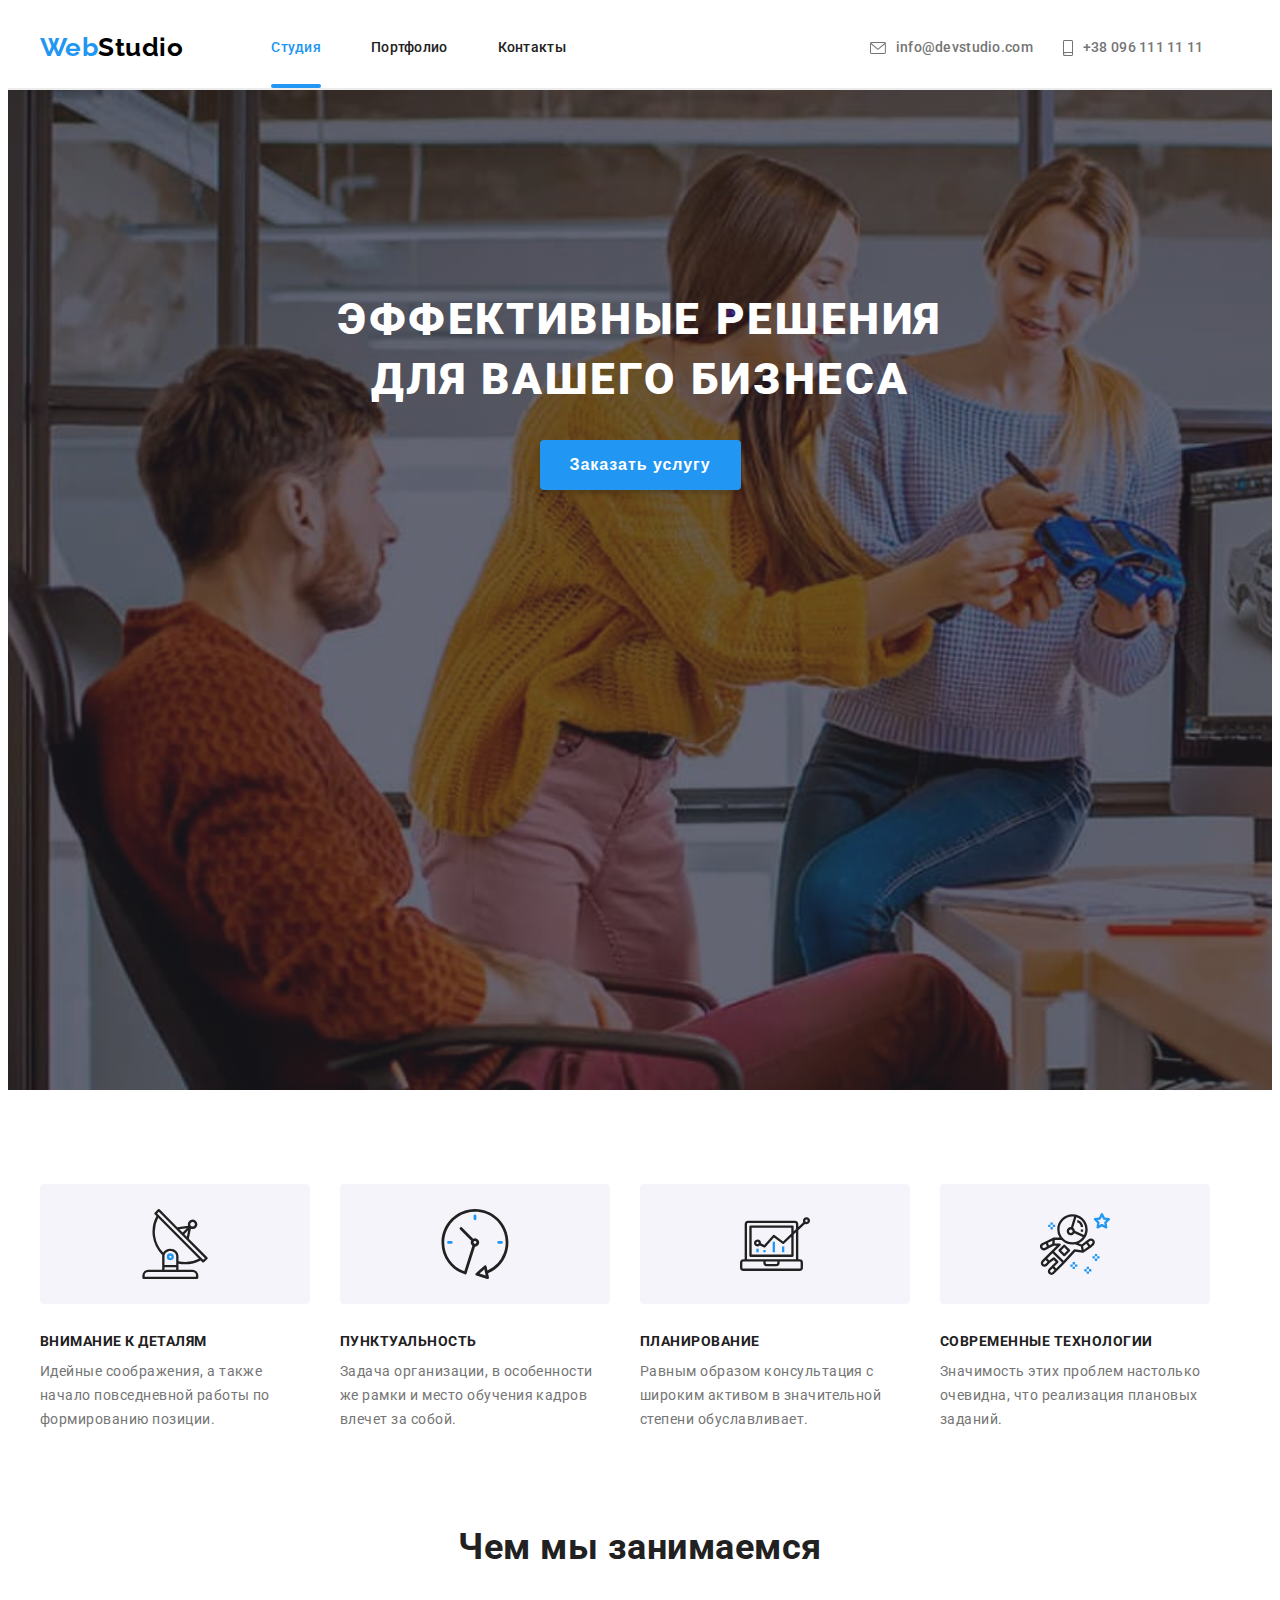
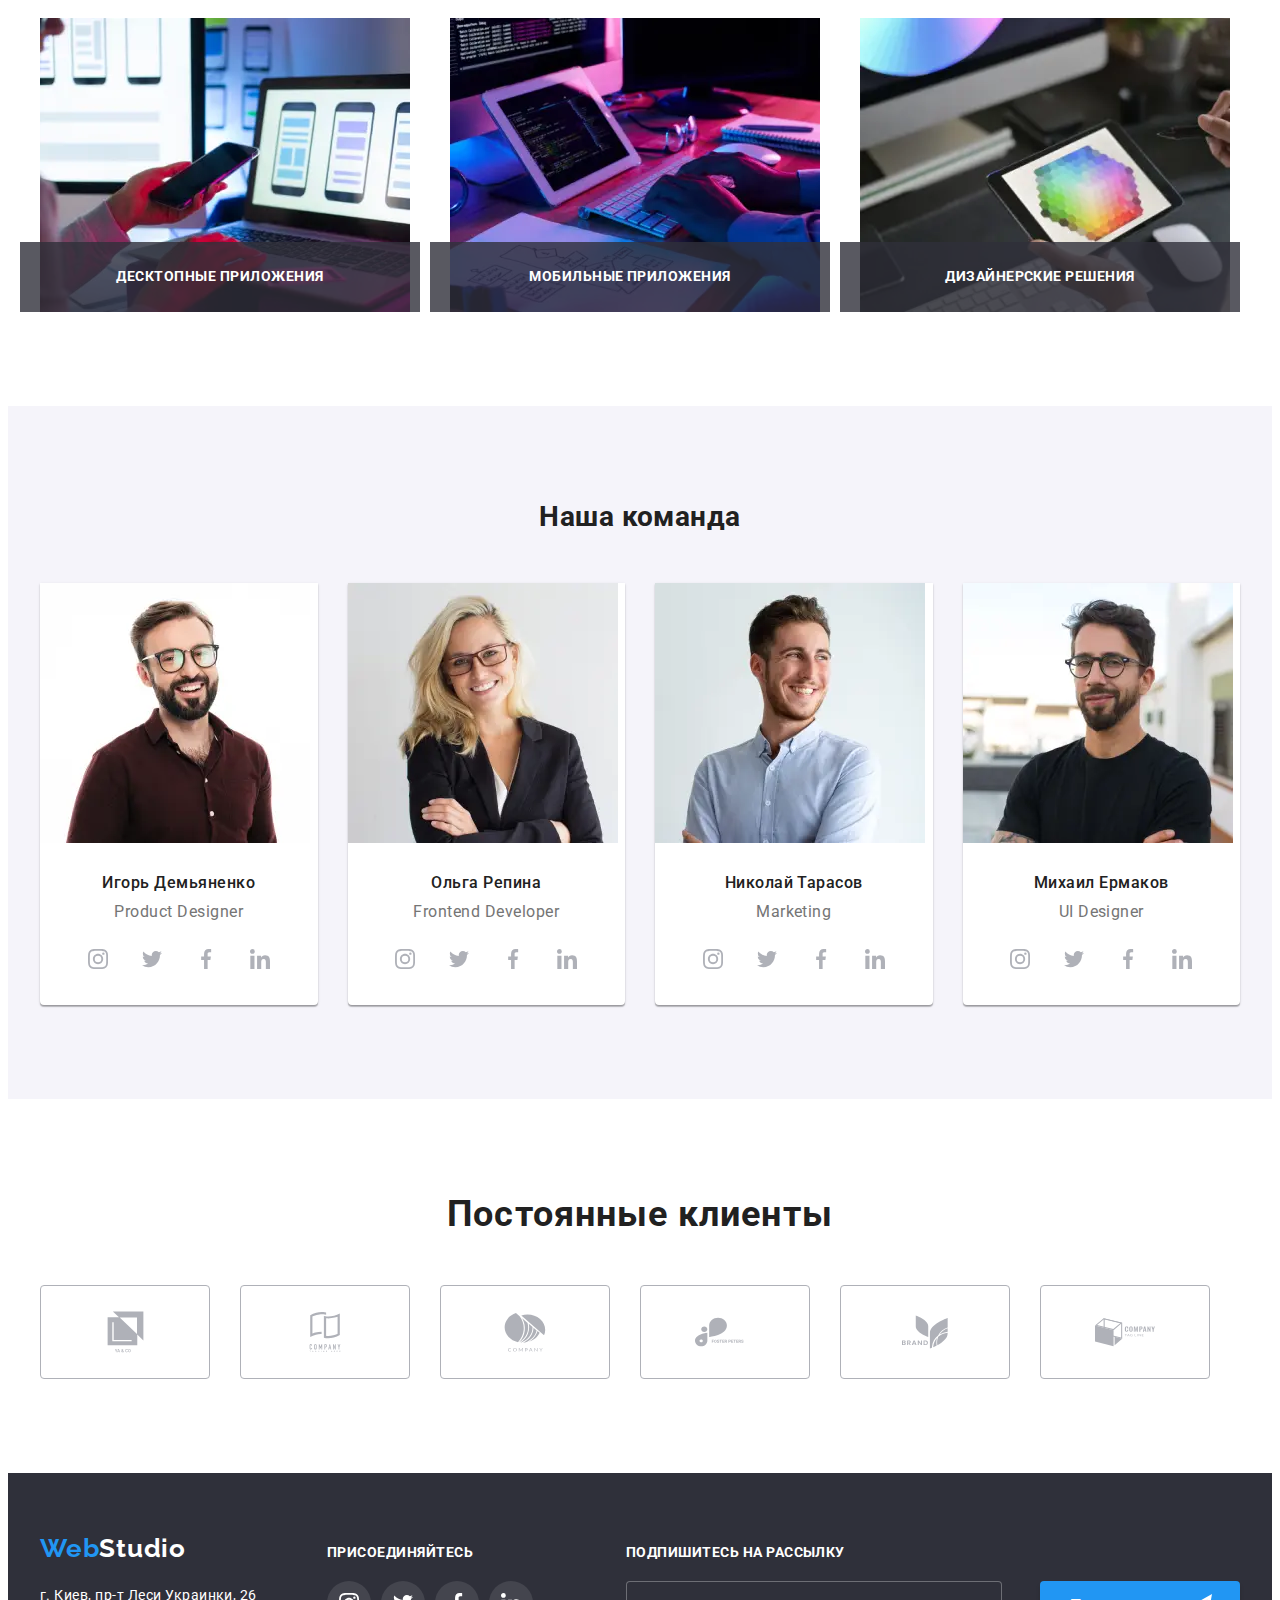
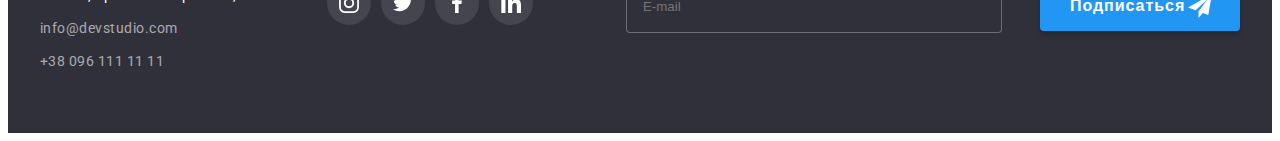
<file: index.html>
<!DOCTYPE html>
<html lang="ru">

<head>
    <meta charset="UTF-8">
    <meta http-equiv="X-UA-Compatible" content="IE=edge">
    <meta name="viewport" content="width=device-width, initial-scale=1.0">
    <title>Студия</title>
    <link rel="preconnect" href="https://fonts.gstatic.com">
    <link
        href="https://fonts.googleapis.com/css2?family=Raleway:wght@700&family=Roboto:wght@400;500;700;900&display=swap"
        rel="stylesheet">
    <link rel="stylesheet" href="https://cdnjs.cloudflare.com/ajax/libs/modern-normalize/1.0.0/modern-normalize.min.css"
        integrity="sha512-ISS7cAi1PEhQ8jnbJpJZMd29NlhNj4AWYyLOSp2CE/CsHxTCu+r+t0D2yoJudVrd0/8fTVPUVDzY5Tvli75u/g=="
        crossorigin="anonymous" />
    <link rel="stylesheet" href="./css/main.min.css">
</head>

<body>

    <!--Шапка сайта-->

    <header class="header">
        <div class="container header-container">
            <div class="header-container__position">
                <nav class="site-nav-tab">
                    <div class="menu-mobail">
                        <a href="./index.html" class="logo logo-mob">Web<span class="logo__title">Studio</span></a>
                        <button type="button" class="menu-mobail__btn" aria-expanded="false"
                            aria-controls="menu-mobail__container" data-menu-button>
                            <svg width="24" height="16" aria-label="Переключатель мобильного меню">
                                <!-- <use class="menu-mobail__icon-close" href="./images/icons.svg/symbol-defs.svg#icon-close-black"></use> -->
                                <use class="menu-mobail__icon-menu" href="./images/icons.svg/symbol-defs.svg#icon-menu">
                                </use>
                            </svg>
                        </button>

                    </div>

                    <ul class="list site-nav__navigation-list">
                        <li class="site-nav__item">
                            <a href="" class="link site-nav__link site-nav__text site-nav__link_current">Студия</a>
                        </li>
                        <li class="site-nav__item">
                            <a href="./portfolio.html" class="link site-nav__link site-nav__text">Портфолио</a>
                        </li>
                        <li class="site-nav__item">
                            <a href="" class="link site-nav__link site-nav__text">Контакты</a>
                        </li>
                    </ul>
                </nav>

                <ul class="list site-nav  site-nav__list-desk">
                    <li class="item site-nav__communication">
                        <a href="mailto:info@devstudio.com" class="site-nav__text site-nav__contact link">
                            <svg width="16" height="12" class="site-nav__icon">
                                <use href="./images/icons.svg/symbol-defs.svg#icon-envelope"></use>
                            </svg>info@devstudio.com</a>
                    </li>
                    <li class="item site-nav__communication">
                        <a href="tel:+380961111111" class="site-nav__text site-nav__contact link">
                            <svg width="10" height="16" class="site-nav__icon">
                                <use href="./images/icons.svg/symbol-defs.svg#icon-smartphone"></use>
                            </svg>+38 096 111 11 11</a>
                    </li>
                </ul>
            </div>
        </div>

        <div class="menu-mobail__container" id="menu-mobail__container" data-menu>
            <div class="menu-mobail__content">
                <button type="button" class="menu-mobail__btn-close" data-menu-close>
                    <svg width="18" height="18" class="menu-mobail__icon-close">
                        <use href="./images/icons.svg/symbol-defs.svg#icon-close-black"></use>
                    </svg>
                </button>

                <ul class="mobile-menu__nav list">
                    <li class="mobile-menu__item">
                        <a href="" class="mobile-menu__link mobile-menu__link_current link">Студия</a>
                    </li>
                    <li class="mobile-menu__item">
                        <a href="./portfolio.html" class="mobile-menu__link link">Портфолио</a>
                    </li>
                    <li class="mobile-menu__item">
                        <a href="" class="mobile-menu__link link">Контакты</a>
                    </li>
                </ul>
                <ul class="mobile-menu__contact-list list">
                    <li class="mobile-menu__contact-item"><a class="mobile-menu__contact-link link"
                            href="tel:+380961111111">+38 096 111 11 11</a></li>
                    <li class="mobile-menu__contact-item"><a class="mobile-menu__contact-link link"
                            href="mailto:info@devstudio.com">info@devstudio.com</a></li>
                </ul>
                <ul class="mobile-menu__social list">
                    <li class="mobile-menu__social-item"><a class="mobile-menu__social-link link" href="">Instagram</a>
                    </li>
                    <li class="mobile-menu__social-item"><a class="mobile-menu__social-link link" href="">Twitter</a>
                    </li>
                    <li class="mobile-menu__social-item"><a class="mobile-menu__social-link link" href="">Facebook</a>
                    </li>
                    <li class="mobile-menu__social-item"><a class="mobile-menu__social-link link" href="">LinkedIn</a>
                    </li>
                </ul>

            </div>
        </div>
    </header>

    <main>
        <!--Герой-->
        <section class="hero">
            <h1 class="hero__title">Эффективные решения для вашего бизнеса</h1>
            <button type="button" class="button primary__btn" data-modal-open>Заказать услугу</button>
        </section>

        <!--Особенности-->
        <section class="section advantages">
            <div class="container">
                <h2 class="title visually-hidden">Наши особенности</h2>
                <ul class="advantages__list list">
                    <li class="advantages__item">
                        <div class="advantages__features">
                            <svg class="advantages__icon" width="70" height="70">
                                <use href="./images/icons.svg/symbol-defs.svg#icon-antenna"></use>
                            </svg>
                        </div>
                        <h3 class="advantages__title">Внимание к деталям</h3>
                        <p class="advantages-text text">Идейные соображения, а также начало повседневной работы по
                            формированию позиции.</p>
                    </li>
                    <li class="advantages__item">
                        <div class="advantages__features">
                            <svg class="advantages__icon" width="70" height="70">
                                <use href="./images/icons.svg/symbol-defs.svg#icon-clock"></use>
                            </svg>
                        </div>
                        <h3 class="advantages__title">Пунктуальность</h3>
                        <p class="advantages-text text">Задача организации, в особенности же рамки и место обучения
                            кадров влечет за собой.</p>
                    </li>
                    <li class="advantages__item">
                        <div class="advantages__features">
                            <svg class="advantages__icon" width="70" height="70">
                                <use href="./images/icons.svg/symbol-defs.svg#icon-diagram"></use>
                            </svg>
                        </div>
                        <h3 class="advantages__title">Планирование</h3>
                        <p class="advantages-text text">Равным образом консультация с широким активом в значительной
                            степени обуславливает.</p>
                    </li>
                    <li class="advantages__item">
                        <div class="advantages__features">
                            <svg class="advantages__icon" width="70" height="70">
                                <use href="./images/icons.svg/symbol-defs.svg#icon-astronaut"></use>
                            </svg>
                        </div>
                        <h3 class="advantages__title">Современные технологии</h3>
                        <p class="advantages-text text">Значимость этих проблем настолько очевидна, что реализация
                            плановых заданий.</p>
                    </li>
                </ul>
            </div>
        </section>


        <!--Чем занимаемся-->
        <section class="section works">
            <div class="container">
                <h2 class="title">Чем мы занимаемся</h2>
                <ul class="list works__list">
                    <li class="works__item">
                        <picture>
                            <source
                                srcset="./images/works/img-1-work.webP.webp 1x, ./images/works/img-1-work@2x.webP.webp 2x"
                                media="(min-width: 1200px)" type="image/webp">
                            <source srcset="./images/works/img-1work.jpg 1x, ./images/works/img-1-work@2x.jpg 2x"
                                media="(min-width: 1200px)">
                            <img src="#" alt="программист работает за столом в офисе">
                        </picture>
                        <p class="works__title">Десктопные приложения</p>
                    </li>
                    <li class="works__item">
                        <picture>
                            <source
                                srcset="./images/works/img-2-work.webP.webp 1x, ./images/works/img-2-work@2x.webP.webp 2x"
                                media="(min-width: 1200px)" type="image/webp">
                            <source srcset="./images/works/img-2-work.jpg 1x, ./images/works/img-2-work@2x.jpg 2x"
                                media="(min-width: 1200px)">
                            <img src="#"
                                alt="веб-дизайнер разработчик приложений для смартфонов рабочий интерфейс мобильные телефоны">
                        </picture>
                        <p class="works__title">Мобильные приложения</p>
                    </li>
                    <li class="works__item">
                        <picture>
                            <source
                                srcset="./images/works/img-3-work.webP.webp 1x, ./images/works/img-3-work@2x.webP.webp 2x"
                                media="(min-width: 1200px)" type="image/webp">
                            <source srcset="./images/works/img-3-work.jpg 1x, ./images/works/img-3-work@2x.jpg 2x"
                                media="(min-width: 1200px)">
                            <img src="#" alt="креативный веб-дизайнер с рабочим выбором цвета графическим планшетом">
                        </picture>

                        <p class="works__title">Дизайнерские решения</p>
                    </li>
                </ul>
            </div>
        </section>

        <!--Команда-->
        <section class="section team">
            <div class="container">
                <h2 class="title team__title">Наша команда</h2>
                <ul class="list team__list">
                    <li class="team__card">
                        <picture>
                            <source
                                srcset="./images/team/team-1-desk-wp.webp 1x, ./images/team/team-1-desk-wp@2x.webp 2x"
                                media="(min-width: 1200px)" type="image/webp">
                            <source srcset="./images/team/team-1-desk.jpg 1x, ./images/team/team-1-desk@2x.jpg 2x"
                                media="(min-width: 1200px)">
                            <source srcset="./images/team/team-1-tab-wp.webp 1x, ./images/team/team-1-tab-wp@2x.webp 2x"
                                media="(min-width: 768px)" type="image/webp">
                            <source srcset="./images/team/team-1-tab.jpg 1x, ./images/team/team-1-tab@2x.jpg 2x"
                                media="(min-width: 768px)">
                            <source srcset="./images/team/team-1-mob-wp.webp 1x, ./images/team/team-1-mob-wp@2x.webp 2x"
                                media="(max-width: 767px)" type="image/webp">
                            <source srcset="./images/team/team-1-mob.jpg 1x, ./images/team/team-1-mob@2x.jpg 2x"
                                media="(max-width: 767px)">
                            <img src="./images/team/team-1-mob.jpg" alt="фото члена команды игоря демьяненко">
                        </picture>

                        <div class="info">
                            <h3 class="info__description info__title">Игорь Демьяненко</h3>
                            <p lang="en" class="info__description info__text">Product Designer</p>
                            <ul class="list social-net">
                                <li class="social-net__social-list"><a class="social-net__icon-link" href="">
                                        <svg width="20" height="20" class="social-net__icon">
                                            <use href="./images/icons.svg/symbol-defs.svg#icon-instagram"></use>
                                        </svg>
                                    </a></li>
                                <li class="social-net__social-list"><a class="social-net__icon-link" href="">
                                        <svg width="20" height="20" class="social-net__icon">
                                            <use href="./images/icons.svg/symbol-defs.svg#icon-twitter"></use>
                                        </svg>
                                    </a></li>
                                <li class="social-net__social-list"><a class="social-net__icon-link" href="">
                                        <svg width="20" height="20" class="social-net__icon">
                                            <use href="./images/icons.svg/symbol-defs.svg#icon-facebook"></use>
                                        </svg>
                                    </a></li>
                                <li class="social-net__social-list"><a class="social-net__icon-link" href="">
                                        <svg width="20" height="20" class="social-net__icon">
                                            <use href="./images/icons.svg/symbol-defs.svg#icon-linkedin"></use>
                                        </svg>
                                    </a></li>
                            </ul>
                        </div>
                    </li>
                    <li class="team__card">
                        <picture>
                            <source
                                srcset="./images/team/team-2-desk-wp.webp 1x, ./images/team/team-2-desk-wp@2x.webp 2x"
                                media="(min-width: 1200px)" type="image/webp">
                            <source srcset="./images/team/team-2-desk.jpg 1x, ./images/team/team-2-desk@2x.jpg 2x"
                                media="(min-width: 1200px)">
                            <source srcset="./images/team/team-2-tab-wp.webp 1x, ./images/team/team-2-tab-wp@2x.webp 2x"
                                media="(min-width: 768px)" type="image/webp">
                            <source srcset="./images/team/team-2-tab.jpg 1x, ./images/team/team-2-tab@2x.jpg 2x"
                                media="(min-width: 768px)">
                            <source srcset="./images/team/team-2-mob-wp.webp 1x, ./images/team/team-2-mob-wp@2x.webp 2x"
                                media="(max-width: 767px)" type="image/webp">
                            <source srcset="./images/team/team-2-mob.jpg 1x, ./images/team/team-2-mob@2x.jpg 2x"
                                media="(max-width: 767px)">
                            <img src="./images/team/team-2-mob.jpg" alt="фото члена команды ольги репиной">
                        </picture>

                        <div class="info">
                            <h3 class="info__description info__title">Ольга Репина</h3>
                            <p lang="en" class="info__description info__text">Frontend Developer</p>
                            <ul class="list social-net">
                                <li class="social-net__social-list"><a class="social-net__icon-link" href="">
                                        <svg width="20" height="20" class="social-net__icon">
                                            <use href="./images/icons.svg/symbol-defs.svg#icon-instagram"></use>
                                        </svg>
                                    </a></li>
                                <li class="social-net__social-list"><a class="social-net__icon-link" href="">
                                        <svg width="20" height="20" class="social-net__icon">
                                            <use href="./images/icons.svg/symbol-defs.svg#icon-twitter"></use>
                                        </svg>
                                    </a></li>
                                <li class="social-net__social-list"><a class="social-net__icon-link" href="">
                                        <svg width="20" height="20" class="social-net__icon">
                                            <use href="./images/icons.svg/symbol-defs.svg#icon-facebook"></use>
                                        </svg>
                                    </a></li>
                                <li class="social-net__social-list"><a class="social-net__icon-link" href="">
                                        <svg width="20" height="20" class="social-net__icon">
                                            <use href="./images/icons.svg/symbol-defs.svg#icon-linkedin"></use>
                                        </svg>
                                    </a></li>
                            </ul>
                        </div>
                    </li>
                    <li class="team__card">
                        <picture>
                            <source
                                srcset="./images/team/team-3-desk-wp.webp 1x, ./images/team/team-3-desk-wp@2x.webp 2x"
                                media="(min-width: 1200px)" type="image/webp">
                            <source srcset="./images/team/team-3-desk.jpg 1x, ./images/team/team-3-desk@2x.jpg 2x"
                                media="(min-width: 1200px)">
                            <source srcset="./images/team/team-3-tab-wp.webp 1x, ./images/team/team-3-tab-wp@2x.webp 2x"
                                media="(min-width: 768px)" type="image/webp">
                            <source srcset="./images/team/team-3-tab.jpg 1x, ./images/team/team-3-tab@2x.jpg 2x"
                                media="(min-width: 768px)">
                            <source srcset="./images/team/team-3-mob-wp.webp 1x, ./images/team/team-3-mob-wp@2x.webp 2x"
                                media="(max-width: 767px)" type="image/webp">
                            <source srcset="./images/team/team-3-mob.jpg 1x, ./images/team/team-3-mob@2x.jpg 2x"
                                media="(max-width: 767px)">
                            <img src="./images/team/team-3-mob.jpg" alt="фото члена команды николая тарасова">
                        </picture>

                        <div class="info">
                            <h3 class="info__description info__title">Николай Тарасов</h3>
                            <p lang="en" class="info__description info__text">Marketing</p>
                            <ul class="list social-net">
                                <li class="social-net__social-list"><a class="social-net__icon-link" href="">
                                        <svg width="20" height="20" class="social-net__icon">
                                            <use href="./images/icons.svg/symbol-defs.svg#icon-instagram"></use>
                                        </svg>
                                    </a></li>
                                <li class="social-net__social-list"><a class="social-net__icon-link" href="">
                                        <svg width="20" height="20" class="social-net__icon">
                                            <use href="./images/icons.svg/symbol-defs.svg#icon-twitter"></use>
                                        </svg>
                                    </a></li>
                                <li class="social-net__social-list"><a class="social-net__icon-link" href="">
                                        <svg width="20" height="20" class="social-net__icon">
                                            <use href="./images/icons.svg/symbol-defs.svg#icon-facebook"></use>
                                        </svg>
                                    </a></li>
                                <li class="social-net__social-list"><a class="social-net__icon-link" href="">
                                        <svg width="20" height="20" class="social-net__icon">
                                            <use href="./images/icons.svg/symbol-defs.svg#icon-linkedin"></use>
                                        </svg>
                                    </a></li>
                            </ul>
                        </div>
                    </li>
                    <li class="team__card">
                        <picture>
                            <source
                                srcset="./images/team/team-4-desk-wp.webp 1x, ./images/team/team-4-desk-wp@2x.webp 2x"
                                media="(min-width: 1200px)" type="image/webp">
                            <source srcset="./images/team/team-4-desk.jpg 1x, ./images/team/team-4-desk@2x.jpg 2x"
                                media="(min-width: 1200px)">
                            <source srcset="./images/team/team-4-tab-wp.webp 1x, ./images/team/team-4-tab-wp@2x.webp 2x"
                                media="(min-width: 768px)" type="image/webp">
                            <source srcset="./images/team/team-4-tab.jpg 1x, ./images/team/team-4-tab@2x.jpg 2x"
                                media="(min-width: 768px)">
                            <source srcset="./images/team/team-4-mob-wp.webp 1x, ./images/team/team-4-mob-wp@2x.webp 2x"
                                media="(max-width: 767px)" type="image/webp">
                            <source srcset="./images/team/team-4-mob.jpg 1x, ./images/team/team-4-mob@2x.jpg 2x"
                                media="(max-width: 767px)">
                            <img src="./images/team/team-4-tab.jpg" alt="фото члена команды михаила ермакова">
                        </picture>

                        <div class="info">
                            <h3 class="info__description info__title">Михаил Ермаков</h3>
                            <p lang="en" class="info__description info__text">UI Designer</p>
                            <ul class="list social-net">
                                <li class="social-net__social-list"><a class="social-net__icon-link" href="">
                                        <svg width="20" height="20" class="social-net__icon">
                                            <use href="./images/icons.svg/symbol-defs.svg#icon-instagram"></use>
                                        </svg>
                                    </a></li>
                                <li class="social-net__social-list"><a class="social-net__icon-link" href="">
                                        <svg width="20" height="20" class="social-net__icon">
                                            <use href="./images/icons.svg/symbol-defs.svg#icon-twitter"></use>
                                        </svg>
                                    </a></li>
                                <li class="social-net__social-list"><a class="social-net__icon-link" href="">
                                        <svg width="20" height="20" class="social-net__icon">
                                            <use href="./images/icons.svg/symbol-defs.svg#icon-facebook"></use>
                                        </svg>
                                    </a></li>
                                <li class="social-net__social-list"><a class="social-net__icon-link" href="">
                                        <svg width="20" height="20" class="social-net__icon">
                                            <use href="./images/icons.svg/symbol-defs.svg#icon-linkedin"></use>
                                        </svg>
                                    </a></li>
                            </ul>
                        </div>
                    </li>
                </ul>
            </div>
        </section>

        <!-- Клиенты -->
        <section class="section clients">
            <div class="container">
                <h2 class="title clients__title">Постоянные клиенты</h2>
                <ul class="list clients__list">
                    <li class="clients__item"><a class="clients__link" href="">
                            <svg width="41" height="46" class="clients__logo">
                                <use href="./images/icons.svg/symbol-defs.svg#icon-client-1"></use>
                            </svg>
                        </a></li>
                    <li class="clients__item"><a class="clients__link" href="">
                            <svg width="40" height="52" class="clients__logo">
                                <use href="./images/icons.svg/symbol-defs.svg#icon-client-2"></use>
                            </svg>
                        </a></li>
                    <li class="clients__item"><a class="clients__link" href="">
                            <svg width="44" height="42" class="clients__logo">
                                <use href="./images/icons.svg/symbol-defs.svg#icon-client-3"></use>
                            </svg>
                        </a></li>
                    <li class="clients__item"><a class="clients__link" href="">
                            <svg width="106" height="60" class="clients__logo">
                                <use href="./images/icons.svg/symbol-defs.svg#icon-client-4"></use>
                            </svg>
                        </a></li>
                    <li class="clients__item"><a class="clients__link" href="">
                            <svg width="62" height="46" class="clients__logo">
                                <use href="./images/icons.svg/symbol-defs.svg#icon-client-5"></use>
                            </svg>
                        </a></li>
                    <li class="clients__item"><a class="clients__link" href="">
                            <svg width="106" height="60" class="clients__logo">
                                <use href="./images/icons.svg/symbol-defs.svg#icon-client-6"></use>
                            </svg>
                        </a></li>
                </ul>
            </div>
        </section>
    </main>

    <!--Футер-->
    <footer class="footer">
        <div class="container footer__container footer__container-mob">
            <div class="footer__container-position">
                <div class="contacts-nav contacts-nav__mob">
                    <a href="" class="logo footer__logo">Web<span class="contacts-nav__logo-title">Studio</span></a>
                    <address class="contacts-nav__address">
                        <ul class="list contacts-nav__list">
                            <li class="contacts-nav__item"><a href="https://goo.gl/maps/BCXKGSPmEop6mJhy6"
                                    target="_blank" rel="noreferrer noopener" class="contacts-nav__location link">г.
                                    Киев,
                                    пр-т Леси Украинки,
                                    26</a></li>
                            <li class="contacts-nav__item"><a href="mailto:info@devstudio.com"
                                    class="contacts-nav__contact link">info@devstudio.com</a></li>
                            <li class="contacts-nav__item"><a href="tel:+380961111111"
                                    class="contacts-nav__contact link">+38 096 111 11 11</a></li>
                        </ul>
                    </address>
                </div>


                <div class="container-social container-social__mob">
                    <h2 class="title container-social__text">присоединяйтесь</h2>
                    <ul class="list social-net">
                        <li class="social-net__social-list"><a class="social-net__icon-link" href="">
                                <svg width="20" height="20" class="social-net__icon social-net__icon_default">
                                    <use href="./images/icons.svg/symbol-defs.svg#icon-instagram"></use>
                                </svg>
                            </a></li>
                        <li class="social-net__social-list"><a class="social-net__icon-link" href="">
                                <svg width="20" height="20" class="social-net__icon social-net__icon_default">
                                    <use href="./images/icons.svg/symbol-defs.svg#icon-twitter"></use>
                                </svg>
                            </a></li>
                        <li class="social-net__social-list"><a class="social-net__icon-link" href="">
                                <svg width="20" height="20" class="social-net__icon social-net__icon_default">
                                    <use href="./images/icons.svg/symbol-defs.svg#icon-facebook"></use>
                                </svg>
                            </a></li>
                        <li class="social-net__social-list"><a class="social-net__icon-link" href="">
                                <svg width="20" height="20" class="social-net__icon social-net__icon_default">
                                    <use href="./images/icons.svg/symbol-defs.svg#icon-linkedin"></use>
                                </svg>
                            </a></li>
                    </ul>
                </div>
            </div>

            <form class="subscription-form">
                <label class="subscription-form__text" for="user-email">Подпишитесь на рассылку</label>
                <input class="subscription-form__input subscription-form__input-footer" type="email" name="user-email"
                    placeholder="E-mail" id="user-email">

                <button class="button primary__btn subscription-form__btn subscription-form__btn-footer"
                    type="submit">Подписаться
                    <svg class="subscription-form__icon" width="24" height="24">
                        <use href="./images/icons.svg/symbol-defs.svg#icon-icon-telegram"></use>
                    </svg>
                </button>
            </form>
        </div>
    </footer>

    <!-- Модальное окно -->
    <div class="backdrop is-hidden" data-modal>
        <div class="modal">
            <button class="icon-close" data-modal-close>
                <svg class="icon-close-modal" width="18" height="18">
                    <use href="./images/icons.svg/symbol-defs.svg#icon-close-black"></use>
                </svg></button>

            <form class="modal-form">
                <p class="modal-form-title">Оставьте свои данные, мы вам перезвоним</p>

                <div class="modal-form-field">
                    <label class="modal-form-name label-title" for="name">Имя</label>
                    <input class="modal-form-input" type="text" name="user-name" minlength="2" id="name" required>
                    <svg class="modal-form-icon" width="18" height="18">
                        <use href="./images/icons.svg/symbol-defs.svg#icon-person-black"></use>
                    </svg>
                </div>

                <div class="modal-form-field">
                    <label class="modal-form-phone label-title" for="phone">Телефон</label>
                    <input class="modal-form-input" type="tel" name="user-phone"
                        pattern="[0-9]{3}-[0-9]{3}-[0-9]{2}-[0-9]{2}" id="phone" required>
                    <svg class="modal-form-icon" width="18" height="18">
                        <use href="./images/icons.svg/symbol-defs.svg#icon-phone-black"></use>
                    </svg>
                </div>

                <div class="modal-form-field">
                    <label class="modal-form-email label-title" for="email">Почта</label>
                    <input class="modal-form-input" type="email" name="user-email" id="email" required>
                    <svg class="modal-form-icon" width="18" height="18">
                        <use href="./images/icons.svg/symbol-defs.svg#icon-email-black"></use>
                    </svg>
                </div>

                <div class="modal-textarea">
                    <label class="label-title" for="user-data">Комментарий</label>
                    <textarea name="user-data" id="user-data" placeholder="Введите текст"
                        class="modal-form-data"></textarea>
                </div>

                <label class="checkbox-policy-form">
                    <input type="checkbox" name="user-policy" class="modal-form-checkbox visually-hidden-form" required>

                    <svg class="checkbox-policy-form-icon" width="16" height="15">
                        <use href="./images/icons.svg/symbol-defs.svg#icon-vector"></use>
                    </svg>

                    <svg class="checkbox-policy-form-icon-chek" width="16" height="15">
                        <use href="./images/icons.svg/symbol-defs.svg#icon-icon-check"></use>
                    </svg>
                    Соглашаюсь с рассылкой и принимаю <a class="conditions-link" href="">Условия договора</a>
                </label>


                <!-- <input type="checkbox" name="user-policy" class="modal-form-checkbox visually-hidden-form" id="checkbox-policy" required>
                <label for="checkbox-policy" class="checkbox-policy-form">
                    <svg class="checkbox-policy-form-icon" width="16" height="15">
                        <use href="./images/icons.svg/icons.svg.svg#icon-vector"></use>
                    </svg>
                    Соглашаюсь с рассылкой и принимаю <a class="conditions-link" href="">Условия договора</a>
                </label> -->
                <button class="modal-btn-send" type="submit">Отправить</button>
            </form>

        </div>
    </div>

    <script src="./js/menu.js"></script>
    <script src="./js/modal.js"></script>

</body>

</html>
</file>
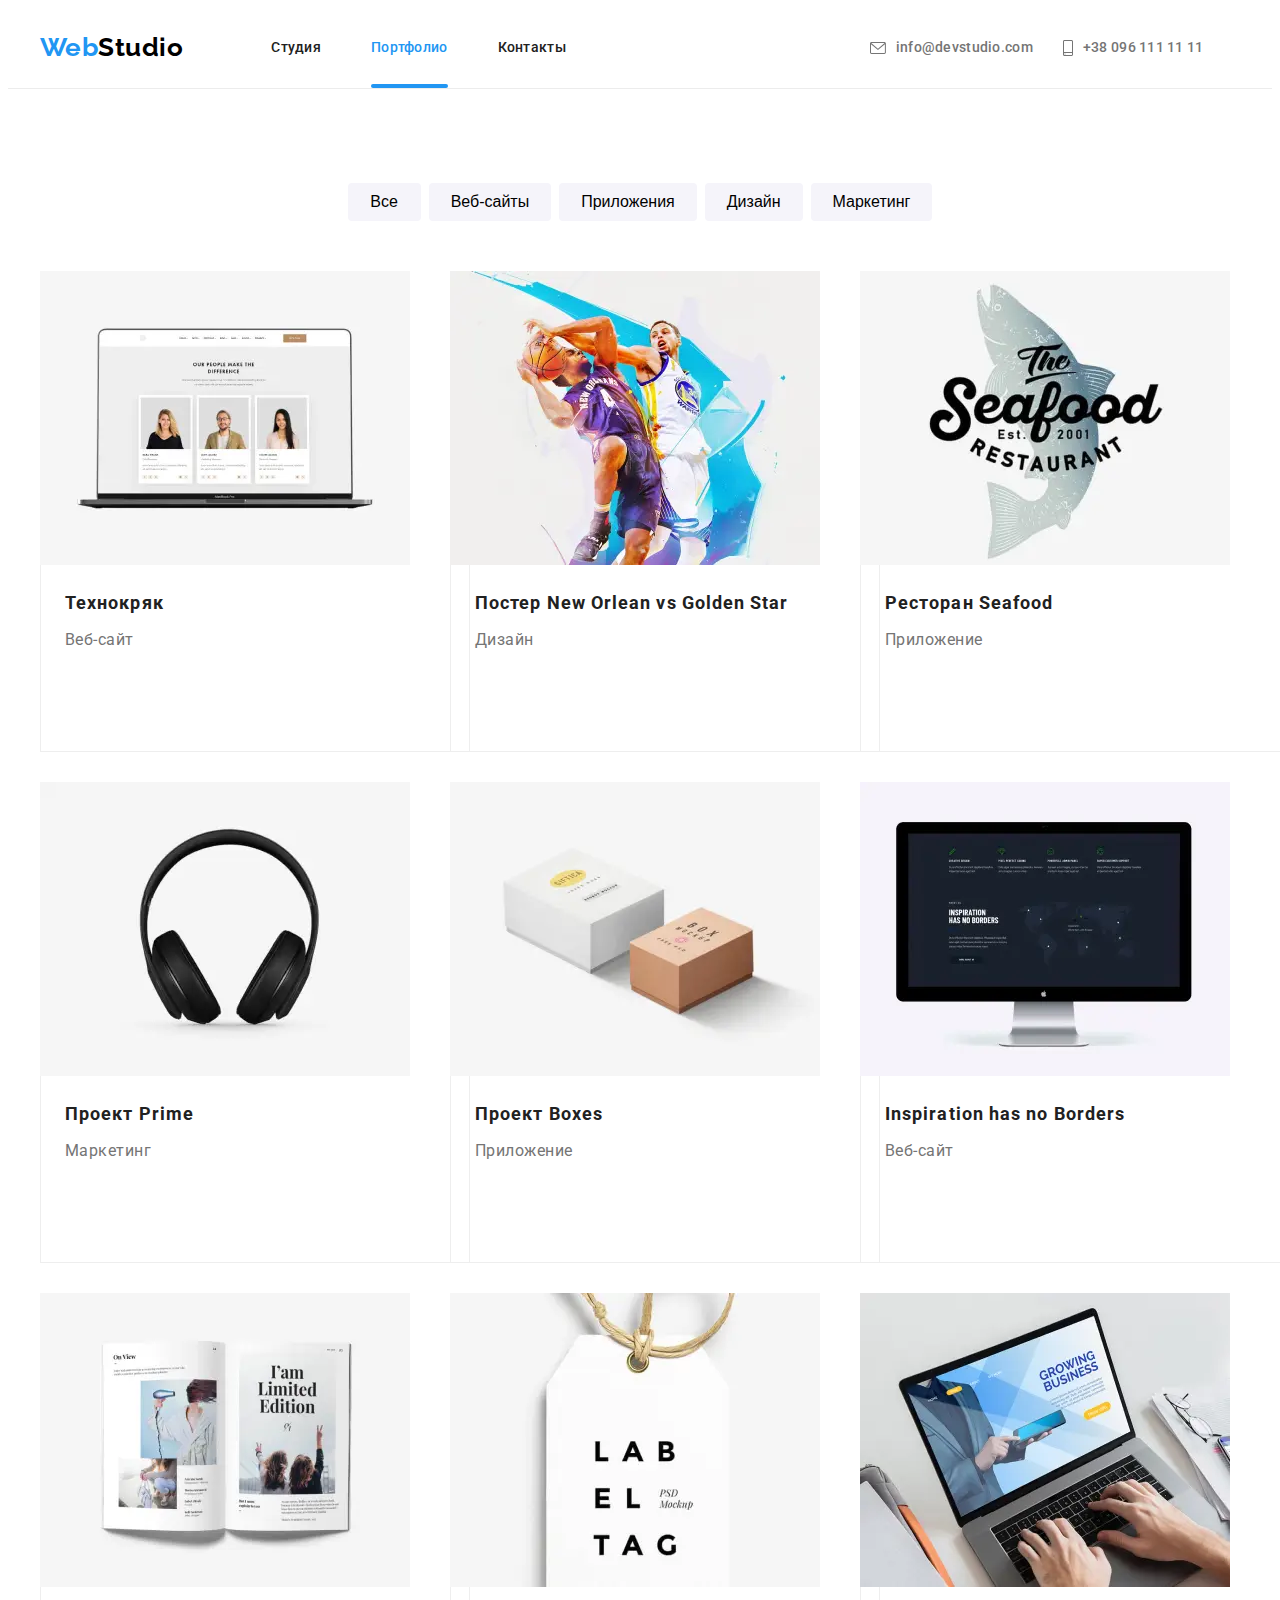
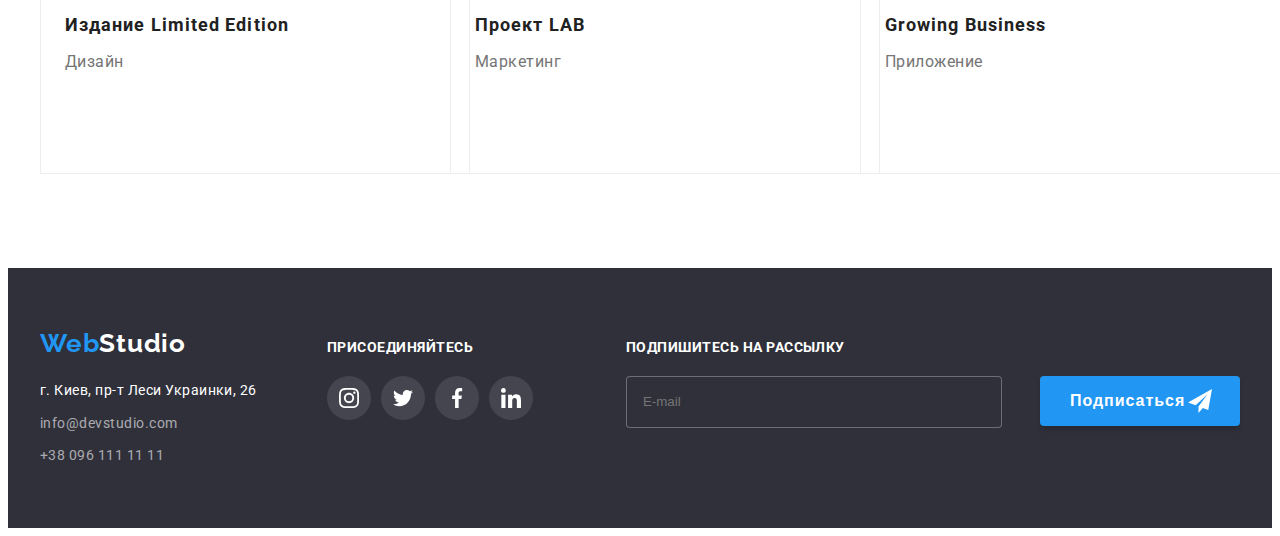
<file: portfolio.html>
<!DOCTYPE html>
<html lang="ru">
<head>
    <meta charset="UTF-8">
    <meta http-equiv="X-UA-Compatible" content="IE=edge">
    <meta name="viewport" content="width=device-width, initial-scale=1.0">
    <title>Портфолио</title>
    <link rel="preconnect" href="https://fonts.gstatic.com">
    <link href="https://fonts.googleapis.com/css2?family=Raleway:wght@700&family=Roboto:wght@400;500;700;900&display=swap"
          rel="stylesheet">
    <link rel="stylesheet" href="https://cdnjs.cloudflare.com/ajax/libs/modern-normalize/1.0.0/modern-normalize.min.css"
      integrity="sha512-ISS7cAi1PEhQ8jnbJpJZMd29NlhNj4AWYyLOSp2CE/CsHxTCu+r+t0D2yoJudVrd0/8fTVPUVDzY5Tvli75u/g=="
      crossorigin="anonymous" />
    <link rel="stylesheet" href="./css/main.min.css">
    <!-- <link rel="stylesheet" href="./css/styles.css"> -->
</head>

<body>

    <!--Шапка сайта-->
  <header class="header">
    <div class="container header-container">
      <div class="header-container__position">
      <nav class="site-nav-tab">
        <div class="menu-mobail">
        <a href="./index.html" class="logo logo-mob">Web<span class="logo__title">Studio</span></a>
        <button type="button" class="menu-mobail__btn" aria-expanded="false" aria-controls="menu-mobail__container"
          data-menu-button>
          <svg width="24" height="16" aria-label="Переключатель мобильного меню">
            <!-- <use class="menu-mobail__icon-close" href="./images/icons.svg/symbol-defs.svg#icon-close-black"></use> -->
            <use class="menu-mobail__icon-menu" href="./images/icons.svg/symbol-defs.svg#icon-menu"></use>
          </svg>
        </button>
        </div>
        <ul class="list site-nav__navigation-list">
          <li class="site-nav__item">
            <a href="./index.html" class="link site-nav__link site-nav__text">Студия</a></li>
          <li class="site-nav__item">
            <a href="" class="link site-nav__link site-nav__text site-nav__link_current">Портфолио</a></li>
          <li class="site-nav__item">
            <a href="" class="link site-nav__link site-nav__text">Контакты</a></li>
        </ul>
      </nav>
  
      <ul class="list site-nav site-nav__list-desk">
        <li class="item site-nav__communication">
          <a href="mailto:info@devstudio.com" class="site-nav__text site-nav__contact link">
            <svg width="16" height=12 class="site-nav__icon">
              <use href="./images/icons.svg/symbol-defs.svg#icon-envelope"></use>
            </svg>info@devstudio.com</a>
        </li>
        <li class="item site-nav__communication">
          <a href="tel:+380961111111" class="site-nav__text site-nav__contact link">
            <svg width="10" height=16 class="site-nav__icon">
              <use href="./images/icons.svg/symbol-defs.svg#icon-smartphone"></use>
            </svg>+38 096 111 11 11</a>
        </li>
      </ul>
    </div>
    </div>

    <div class="menu-mobail__container" id="menu-mobail__container" data-menu>
      <div class="menu-mobail__content">
        <button type="button" class="menu-mobail__btn-close" data-menu-close>
          <svg width="18" height="18" class="menu-mobail__icon-close">
            <use href="./images/icons.svg/symbol-defs.svg#icon-close-black"></use>
          </svg>
        </button>
        <ul class="mobile-menu__nav list">
          <li class="mobile-menu__item">
            <a href="./index.html" class="mobile-menu__link link">Студия</a>
          </li>
          <li class="mobile-menu__item">
            <a href="" class="mobile-menu__link mobile-menu__link_current link">Портфолио</a>
          </li>
          <li class="mobile-menu__item">
            <a href="" class="mobile-menu__link link">Контакты</a>
          </li>
        </ul>
        <ul class="mobile-menu__contact-list list">
          <li class="mobile-menu__contact-item"><a class="mobile-menu__contact-link link" href="tel:+380961111111">+38 096
              111 11 11</a></li>
          <li class="mobile-menu__contact-item"><a class="mobile-menu__contact-link link"
              href="mailto:info@devstudio.com">info@devstudio.com</a></li>
        </ul>
        <ul class="mobile-menu__social list">
          <li class="mobile-menu__social-item"><a class="mobile-menu__social-link link" href="">Instagram</a></li>
          <li class="mobile-menu__social-item"><a class="mobile-menu__social-link link" href="">Twitter</a></li>
          <li class="mobile-menu__social-item"><a class="mobile-menu__social-link link" href="">Facebook</a></li>
          <li class="mobile-menu__social-item"><a class="mobile-menu__social-link link" href="">LinkedIn</a></li>
        </ul>
      </div>
    </div>
  </header>

  <main>
    <!--Наши проекты-->
    <section class="section project">
      <div class="container">
      <h1 class="visually-hidden">Проекты</h1>
      <ul class="list button-nav">
        <li class="button-nav__item"><button type="button" class="button button-nav__secondary">Все</button></li>
        <li class="button-nav__item"><button type="button" class="button button-nav__secondary">Веб-сайты</button></li>
        <li class="button-nav__item"><button type="button" class="button button-nav__secondary">Приложения</button></li>
        <li class="button-nav__item"><button type="button" class="button button-nav__secondary">Дизайн</button></li>
        <li class="button-nav__item"><button type="button" class="button button-nav__secondary">Маркетинг</button></li>
      </ul>
    
      <ul class="list project__card-set">
        <li class="project__card-item">
              <a href="" class="link project__link">
                <div class="overlay-thumb">
                  <picture>
                    <source srcset="./images/projects/img-1-desk-wp.webp 1x, ./images/projects/img-1-desk-wp@2x.webp 2x"
                      media="(min-width: 1200px)" type="image/webp">
                    <source srcset="./images/projects/img-1-desk.jpg 1x, ./images/projects/img-1-desk@2x.jpg 2x" media="(min-width: 1200px)">
                    <source srcset="./images/projects/img-1-tab-wp.webp 1x, ./images/projects/img-1-tab-wp@2x.webp 2x"
                      media="(min-width: 768px)" type="image/webp">
                    <source srcset="./images/projects/img-1-tab.jpg 1x, ./images/projects/img-1-tab@2x.jpg 2x" media="(min-width: 768px)">
                    <source srcset="./images/projects/img-1-mob-wp.webp 1x, ./images/projects/img-1-mob-wp@2x.webp 2x"
                      media="(max-width: 767px)" type="image/webp">
                    <source srcset="./images/projects/img-1-mob.jpg 1x, ./images/projects/img-1-mob@2x.jpg 2x" media="(max-width: 767px)">
                    <img src="./images/projects/img-1-mob.jpg" alt="ноутбук с изображением карточек">
                  </picture>
                  
                  <p class="overlay-thumb__text">Технокряк это современная площадка распространения коронавируса. Компании используют эту платформу для цифрового
                   шпионажа и атак на защищённые сервера конкурентов.</p></div>
                <div class="project__container-info">
                  <h2 class="project__title title">Технокряк</h2>
                  <p class="project__text text">Веб-сайт</p>
                </div>
              </a>
        </li>
        <li class="project__card-item">
              <a href="" class="link project__link">
                <div class="overlay-thumb">
                  <picture>
                    <source srcset="./images/projects/img-2-desk-wp.webp 1x, ./images/projects/img-2-desk-wp@2x.webp 2x"
                      media="(min-width: 1200px)" type="image/webp">
                    <source srcset="./images/projects/img-2-desk.jpg 1x, ./images/projects/img-2-desk@2x.jpg 2x"
                      media="(min-width: 1200px)">
                    <source srcset="./images/projects/img-2-tab-wp.webp 1x, ./images/projects/img-2-tab-wp@2x.webp 2x"
                      media="(min-width: 768px)" type="image/webp">
                    <source srcset="./images/projects/img-2-tab.jpg 1x, ./images/projects/img-2-tab@2x.jpg 2x" media="(min-width: 768px)">
                    <source srcset="./images/projects/img-2-mob-wp.webp 1x, ./images/projects/img-2-mob-wp@2x.webp 2x"
                      media="(max-width: 767px)" type="image/webp">
                    <source srcset="./images/projects/img-2-mob.jpg 1x, ./images/projects/img-2-mob@2x.jpg 2x" media="(max-width: 767px)">
                    <img src="./images/projects/img-2-mob.jpg" alt="постер изображение футболистов">
                  </picture>
                  
                  <p class="overlay-thumb__text">Технокряк это современная площадка распространения коронавируса. Компании используют эту платформу для цифрового
                   шпионажа и атак на защищённые сервера конкурентов.</p></div>
                <div class="project__container-info">
                  <h2 class="project__title title">Постер New Orlean vs Golden Star</h2>
                  <p class="project__text text">Дизайн</p>
                </div>
              </a>
        </li>
        <li class="project__card-item">
              <a href="" class="link project__link">
                <div class="overlay-thumb">
                  <picture>
                    <source srcset="./images/projects/img-3-desk-wp.webp 1x, ./images/projects/img-3-desk-wp@2x.webp 2x"
                      media="(min-width: 1200px)" type="image/webp">
                    <source srcset="./images/projects/img-3-desk.jpg 1x, ./images/projects/img-3-desk@2x.jpg 2x"
                      media="(min-width: 1200px)">
                    <source srcset="./images/projects/img-3-tab-wp.webp 1x, ./images/projects/img-3-tab-wp@2x.webp 2x"
                      media="(min-width: 768px)" type="image/webp">
                    <source srcset="./images/projects/img-3-tab.jpg 1x, ./images/projects/img-3-tab@2x.jpg 2x" media="(min-width: 768px)">
                    <source srcset="./images/projects/img-3-mob-wp.webp 1x, ./images/projects/img-3-mob-wp@2x.webp 2x"
                      media="(max-width: 767px)" type="image/webp">
                    <source srcset="./images/projects/img-3-mob.jpg 1x, ./images/projects/img-3-mob@2x.jpg 2x" media="(max-width: 767px)">
                    <img src="./images/projects/img-3-mob.jpg" alt="логотип ресторана">
                  </picture>
                  <p class="overlay-thumb__text">Технокряк это современная площадка распространения коронавируса. Компании используют эту платформу для цифрового
                   шпионажа и атак на защищённые сервера конкурентов.</p></div>
                <div class="project__container-info">
                  <h2 class="project__title title">Ресторан Seafood</h2>
                  <p class="project__text text">Приложение</p>
                </div>
              </a>
        </li>
        <li class="project__card-item">
              <a href="" class="link project__link">
                <div class="overlay-thumb">
                  <picture>
                    <source srcset="./images/projects/img-4-desk-wp.webp 1x, ./images/projects/img-4-desk-wp@2x.webp 2x"
                      media="(min-width: 1200px)" type="image/webp">
                    <source srcset="./images/projects/img-4-desk.jpg 1x, ./images/projects/img-4-desk@2x.jpg 2x"
                      media="(min-width: 1200px)">
                    <source srcset="./images/projects/img-4-tab-wp.webp 1x, ./images/projects/img-4-tab-wp@2x.webp 2x"
                      media="(min-width: 768px)" type="image/webp">
                    <source srcset="./images/projects/img-4-tab.jpg 1x, ./images/projects/img-4-tab@2x.jpg 2x" media="(min-width: 768px)">
                    <source srcset="./images/projects/img-4-mob-wp.webp 1x, ./images/projects/img-4-mob-wp@2x.webp 2x"
                      media="(max-width: 767px)" type="image/webp">
                    <source srcset="./images/projects/img-4-mob.jpg 1x, ./images/projects/img-4-mob@2x.jpg 2x" media="(max-width: 767px)">
                    <img src="./images/projects/img-4-mob.jpg" alt="наушники">
                  </picture>
                  
                  <p class="overlay-thumb__text">Технокряк это современная площадка распространения коронавируса. Компании используют эту платформу для цифрового
                   шпионажа и атак на защищённые сервера конкурентов.</p></div>
                  <div class="project__container-info">
                    <h2 class="project__title title">Проект Prime</h2>
                    <p class="project__text text">Маркетинг</p>
                  </div>
              </a>
        </li>
        <li class="project__card-item">
              <a href="" class="link project__link">
                <div class="overlay-thumb">
                  <picture>
                    <source srcset="./images/projects/img-5-desk-wp.webp 1x, ./images/projects/img-5-desk-wp@2x.webp 2x"
                      media="(min-width: 1200px)" type="image/webp">
                    <source srcset="./images/projects/img-5-desk.jpg 1x, ./images/projects/img-5-desk@2x.jpg 2x"
                      media="(min-width: 1200px)">
                    <source srcset="./images/projects/img-5-tab-wp.webp 1x, ./images/projects/img-5-tab-wp@2x.webp 2x"
                      media="(min-width: 768px)" type="image/webp">
                    <source srcset="./images/projects/img-5-tab.jpg 1x, ./images/projects/img-5-tab@2x.jpg 2x" media="(min-width: 768px)">
                    <source srcset="./images/projects/img-5-mob-wp.webp 1x, ./images/projects/img-5-mob-wp@2x.webp 2x"
                      media="(max-width: 767px)" type="image/webp">
                    <source srcset="./images/projects/img-5-mob.jpg 1x, ./images/projects/img-5-mob@2x.jpg 2x" media="(max-width: 767px)">
                    <img src="./images/projects/img-5-mob.jpg" alt="коробочки">
                  </picture>
                  
                  <p class="overlay-thumb__text">Технокряк это современная площадка распространения коронавируса. Компании используют эту платформу для цифрового
                   шпионажа и атак на защищённые сервера конкурентов.</p></div>
                <div class="project__container-info">
                  <h2 class="project__title title">Проект Boxes</h2>
                  <p class="project__text text">Приложение</p>
                </div>
              </a>
        </li>
        <li class="project__card-item">
              <a href="" class="link project__link">
                <div class="overlay-thumb">
                  <picture>
                    <source srcset="./images/projects/img-6-desk-wp.webp 1x, ./images/projects/img-6-desk-wp@2x.webp 2x"
                      media="(min-width: 1200px)" type="image/webp">
                    <source srcset="./images/projects/img-6-desk.jpg 1x, ./images/projects/img-6-desk@2x.jpg 2x"
                      media="(min-width: 1200px)">
                    <source srcset="./images/projects/img-6-tab-wp.webp 1x, ./images/projects/img-6-tab-wp@2x.webp 2x"
                      media="(min-width: 768px)" type="image/webp">
                    <source srcset="./images/projects/img-6-tab.jpg 1x, ./images/projects/img-6-tab@2x.jpg 2x" media="(min-width: 768px)">
                    <source srcset="./images/projects/img-6-mob-wp.webp 1x, ./images/projects/img-6-mob-wp@2x.webp 2x"
                      media="(max-width: 767px)" type="image/webp">
                    <source srcset="./images/projects/img-6-mob.jpg 1x, ./images/projects/img-6-mob@2x.jpg 2x" media="(max-width: 767px)">
                    <img src="./images/projects/img-6-mob.jpg" alt="монитор компьютера">
                  </picture>
                  
                  <p class="overlay-thumb__text">Технокряк это современная площадка распространения коронавируса. Компании используют эту платформу для цифрового
                   шпионажа и атак на защищённые сервера конкурентов.</p></div>
                <div class="project__container-info">
                  <h2 lang="en" class="project__title title">Inspiration has no Borders</h2>
                  <p class="project__text text">Веб-сайт</p>
                </div>
              </a>
        </li>
        <li class="project__card-item">
              <a href="" class="link project__link">
                <div class="overlay-thumb">
                  <picture>
                    <source srcset="./images/projects/img-7-desk-wp.webp 1x, ./images/projects/img-7-desk-wp@2x.webp 2x"
                      media="(min-width: 1200px)" type="image/webp">
                    <source srcset="./images/projects/img-7-desk.jpg 1x, ./images/projects/img-7-desk@2x.jpg 2x"
                      media="(min-width: 1200px)">
                    <source srcset="./images/projects/img-7-tab-wp.webp 1x, ./images/projects/img-7-tab-wp@2x.webp 2x"
                      media="(min-width: 768px)" type="image/webp">
                    <source srcset="./images/projects/img-7-tab.jpg 1x, ./images/projects/img-7-tab@2x.jpg 2x" media="(min-width: 768px)">
                    <source srcset="./images/projects/img-7-mob-wp.webp 1x, ./images/projects/img-7-mob-wp@2x.webp 2x"
                      media="(max-width: 767px)" type="image/webp">
                    <source srcset="./images/projects/img-7-mob.jpg 1x, ./images/projects/img-7-mob@2x.jpg 2x" media="(max-width: 767px)">
                    <img src="./images/projects/img-7-mob.jpg" alt="раскрытая книга">
                  </picture>
                  
                  <p class="overlay-thumb__text">Технокряк это современная площадка распространения коронавируса. Компании используют эту платформу для цифрового
                   шпионажа и атак на защищённые сервера конкурентов.</p></div>
                <div class="project__container-info">
                  <h2 class="project__title title">Издание Limited Edition</h2>
                  <p class="project__text text">Дизайн</p>
                </div>
              </a>
        </li>
        <li class="project__card-item">
              <a href="" class="link project__link">
                <div class="overlay-thumb">
                  <picture>
                    <source srcset="./images/projects/img-8-desk-wp.webp 1x, ./images/projects/img-8-desk-wp@2x.webp 2x"
                      media="(min-width: 1200px)" type="image/webp">
                    <source srcset="./images/projects/img-8-desk.jpg 1x, ./images/projects/img-8-desk@2x.jpg 2x"
                      media="(min-width: 1200px)">
                    <source srcset="./images/projects/img-8-tab-wp.webp 1x, ./images/projects/img-8-tab-wp@2x.webp 2x"
                      media="(min-width: 768px)" type="image/webp">
                    <source srcset="./images/projects/img-8-tab.jpg 1x, ./images/projects/img-8-tab@2x.jpg 2x" media="(min-width: 768px)">
                    <source srcset="./images/projects/img-8-mob-wp.webp 1x, ./images/projects/img-8-mob-wp@2x.webp 2x"
                      media="(max-width: 767px)" type="image/webp">
                    <source srcset="./images/projects/img-8-mob.jpg 1x, ./images/projects/img-8-mob@2x.jpg 2x" media="(max-width: 767px)">
                    <img src="./images/projects/img-8-mob.jp9" alt="бирка">
                  </picture>
                  
                  <p class="overlay-thumb__text">Технокряк это современная площадка распространения коронавируса. Компании используют эту платформу для цифрового
                   шпионажа и атак на защищённые сервера конкурентов.</p></div>
                <div class="project__container-info">
                  <h2 class="project__title title">Проект LAB</h2>
                  <p class="project__text text">Маркетинг</p>
                </div>
              </a>
        </li>
        <li class="project__card-item">
              <a href="" class="link project__link">
                <div class="overlay-thumb">
                  <picture>
                    <source srcset="./images/projects/img-9-desk-wp.webp 1x, ./images/projects/img-9-desk-wp@2x.webp 2x"
                      media="(min-width: 1200px)" type="image/webp">
                    <source srcset="./images/projects/img-9-desk.jpg 1x, ./images/projects/img-9-desk@2x.jpg 2x"
                      media="(min-width: 1200px)">
                    <source srcset="./images/projects/img-9-tab-wp.webp 1x, ./images/projects/img-9-tab-wp@2x.webp 2x"
                      media="(min-width: 768px)" type="image/webp">
                    <source srcset="./images/projects/img-9-tab.jpg 1x, ./images/projects/img-9-tab@2x.jpg 2x" media="(min-width: 768px)">
                    <source srcset="./images/projects/img-9-mob-wp.webp 1x, ./images/projects/img-9-mob-wp@2x.webp 2x"
                      media="(max-width: 767px)" type="image/webp">
                    <source srcset="./images/projects/img-9-mob.jpg 1x, ./images/projects/img-9-mob@2x.jpg 2x" media="(max-width: 767px)">
                    <img src="./images/projects/img-9-mob.jpg" alt="человек за ноутбуком">
                  </picture>
                  
                  <p class="overlay-thumb__text">Технокряк это современная площадка распространения коронавируса. Компании используют эту платформу для цифрового
                   шпионажа и атак на защищённые сервера конкурентов.</p></div>
                <div class="project__container-info">
                  <h2 lang="en" class="project__title title">Growing Business</h2>
                  <p class="project__text text">Приложение</p>
                </div>
              </a>
        </li>
      </ul>
      </div>
    </section>
  </main>

    <!--Футер-->
  <footer class="footer">
    <div class="container footer__container footer__container-mob">
      <div class="footer__container-position">
        <div class="contacts-nav contacts-nav__mob">
        <a href="" class="logo footer__logo">Web<span class="contacts-nav__logo-title">Studio</span></a>
        <address class="contacts-nav__address">
          <ul class="list contacts-nav__list">
            <li class="contacts-nav__item"><a href="https://goo.gl/maps/BCXKGSPmEop6mJhy6" target="_blank"
                rel="noreferrer noopener" class="contacts-nav__location link">г. Киев,
                пр-т Леси Украинки,
                26</a></li>
            <li class="contacts-nav__item"><a href="mailto:info@devstudio.com" class="contacts-nav__contact link">info@devstudio.com</a>
            </li>
            <li class="contacts-nav__item"><a href="tel:+380961111111" class="contacts-nav__contact link">+38 096 111 11 11</a></li>
          </ul>
        </address>
        </div>
  
  
        <div class="container-social container-social__mob">
        <h2 class="title container-social__text">присоединяйтесь</h2>
        <ul class="list social-net">
          <li class="social-net__social-list"><a class="social-net__icon-link" href="">
              <svg width="20" height="20" class="social-net__icon social-net__icon_default">
                <use href="./images/icons.svg/symbol-defs.svg#icon-instagram"></use>
              </svg>
            </a></li>
          <li class="social-net__social-list"><a class="social-net__icon-link" href="">
              <svg width="20" height="20" class="social-net__icon social-net__icon_default">
                <use href="./images/icons.svg/symbol-defs.svg#icon-twitter"></use>
              </svg>
            </a></li>
          <li class="social-net__social-list"><a class="social-net__icon-link" href="">
              <svg width="20" height="20" class="social-net__icon social-net__icon_default">
                <use href="./images/icons.svg/symbol-defs.svg#icon-facebook"></use>
              </svg>
            </a></li>
          <li class="social-net__social-list"><a class="social-net__icon-link" href="">
              <svg width="20" height="20" class="social-net__icon social-net__icon_default">
                <use href="./images/icons.svg/symbol-defs.svg#icon-linkedin"></use>
              </svg>
            </a></li>
        </ul>
        </div>
      </div>

      <form class="subscription-form">
        <label class="subscription-form__text" for="user-email">Подпишитесь на рассылку</label>
        <input class="subscription-form__input subscription-form__input-footer" type="email" name="user-email" placeholder="E-mail" id="user-email">
      
        <button class="button primary__btn subscription-form__btn subscription-form__btn-footer" type="submit">Подписаться
          <svg class="subscription-form__icon" width="24" height="24">
            <use href="./images/icons.svg/symbol-defs.svg#icon-icon-telegram"></use>
          </svg>
        </button>
      </form>
  
    </div>
  </footer>
  <script src="./js/menu.js"></script>
</body>
</html>
</file>
<file: css/styles.css>
/*цвет основного текста #212121*/
/*вторичный цвет текста #757575*/
/*третья палитра текста rgba(255, 255, 255, 0.6);*/
/*белый #ffffff;*/
/*акцент #2196F3*/
/* цвет иконок соцсетей #AFB1B8 */
/* вторичный цвет фона  #2F303A*/
/* третья палитра фона #F5F4FA */
/* вторичный цвет основной кнопки #188CE8 */
/* цвет фона под карточками #C4C4C4 */
/* цвет первой тени карточек команды rgba(0, 0, 0, 0.12) */
/* цвет второй тени карточек команды rgba(0, 0, 0, 0.14)*/
/* цвет третьей тени карточек команды rgba(0, 0, 0, 0.2)*/
/* цвет фона соцсетей футера rgba(255, 255, 255, 0.1) */

/* :root {
  --primary-text-color: #212121;
  --text-color: #757575;
  --white-text-color: #ffffff;
  --accent-color: #2196f3;
  --contact-footer-color: rgba(255, 255, 255, 0.6);
  --text-logo: #000000;

  --primary-background-color: #ffffff;
  --second-background-color: #2f303a;
  --min-background-color: #f5f4fa;
  --btn-hover-bg: #188ce8;

  --social-link-color: #afb1b8;
  --header-border: #ececec;
  --card-border: #eeeeee;
  --color-shadow-first: rgba(0, 0, 0, 0.12);
  --color-shadow-second: rgba(0, 0, 0, 0.14);
  --color-shadow-third: rgba(0, 0, 0, 0.2);
  --color-shadow-btn: 0px 4px 4px rgba(0, 0, 0, 0.15);

  --item-card-gap: 30px;

  --timing-funktion: cubic-bezier(0.4, 0, 0.2, 1);
} */

/* body {
  background-color: var(--primary-background-color);
  color: var(--primary-text-color);

  font-family: "Roboto", sans-serif;
  letter-spacing: 0.03em;
} */

/* h1,
h2,
h3,
p {
  margin-top: 0;
  margin-bottom: 0;
}

ul {
  margin-top: 0;
  margin-bottom: 0;
  padding-left: 0;
}

img {
  display: block;
  max-width: 100%;
}

.list {
  list-style: none;
}

.link {
  text-decoration: none;
} */

/* .container {
  width: 1200px;
  padding-left: 15px;
  padding-right: 15px;
  margin: 0 auto;
}

.section {
  padding-top: 94px;
  padding-bottom: 94px;
} */

/* ========COMPONENTS====== */
/* .visually-hidden {
  position: absolute;
  width: 1px;
  height: 1px;
  margin: -1px;
  border: 0;
  padding: 0;

  white-space: nowrap;
  clip-path: inset(100%);
  clip: rect(0 0 0 0);
  overflow: hidden;
} */

/* .logo {
  color: var(--accent-color);

  font-family: "Raleway", sans-serif;
  font-weight: 700;
  font-size: 26px;
  line-height: 1.2;
  text-decoration: none;
}

.button {
  border: none;
  border-radius: 4px;

  background-color: var(--min-background-color);
  cursor: pointer;

  transition: background-color 250ms var(--timing-funktion),
    box-shadow 250ms var(--timing-funktion);
}

.primary__btn {
  min-width: 200px;
  padding: 10px 30px;

  font-weight: 700;
  font-size: 16px;
  line-height: 1.88;
  letter-spacing: 0.06em;

  background-color: var(--accent-color);
  color: var(--white-text-color);
  box-shadow: var(--color-shadow-btn);
}

.primary__btn:hover,
.primary__btn:focus {
  background-color: var(--btn-hover-bg);
}

.title {
  margin-bottom: 50px;
  text-align: center;
  font-size: 36px;
  line-height: 1.17;
} */
/* ----Social-net----- */
/* .social-net {
  display: flex;
  justify-content: center;
}

.social-net__social-list:not(:last-child) {
  margin-right: 10px;
}

.social-net__icon-link {
  display: flex;
  justify-content: center;
  align-items: center;
  width: 44px;
  height: 44px;
  border-radius: 50px;

  transition: background-color 250ms var(--timing-funktion);
}

.social-net__icon {
  fill: var(--social-link-color);

  transition: fill 250ms var(--timing-funktion);
}

.social-net__icon-link:hover,
.social-net__icon-link:focus {
  background-color: var(--accent-color);
}

.social-net__icon-link:hover .social-net__icon,
.social-net__icon-link:focus .social-net__icon {
  fill: var(--white-text-color);
} */

/* ======END COMPONENTS==== */
/*==========HEADER==========*/

/* .header {
  border-bottom: 1px solid var(--header-border);
}

.header-container {
  display: flex;
  align-items: center;
  justify-content: space-between;
}

.site-nav--accent {
  color: var(--accent-color);
}

.site-nav {
  display: flex;
  align-items: center;
}

.site-nav__logo-title {
  color: var(--text-logo);
}

.site-nav__navigation-list {
  display: flex;
  margin-left: 93px;
}

.site-nav__item:not(:last-child) {
  margin-right: 50px;
}

.site-nav__text {
  font-weight: 500;
  font-size: 14px;
  line-height: 1.14;
  letter-spacing: 0.02em;

  color: var(--primary-text-color);
  transition: color 250ms var(--timing-funktion);
}

.site-nav__link {
  display: block;
  padding-top: 32px;
  padding-bottom: 32px;
}

.link:hover,
.link:focus {
  color: var(--accent-color);
}

.site-nav__link--current {
  position: relative;
  color: var(--accent-color);
}

.site-nav__link--current::after {
  position: absolute;
  left: 0;
  bottom: 0;

  content: "";
  width: 100%;
  height: 4px;
  border-radius: 2px;

  background: var(--accent-color);
}

.site-nav__communication:first-child {
  margin-right: 30px;
}

.site-nav__contact {
  display: flex;
  align-items: center;
  color: var(--text-color);
}

.site-nav__icon {
  margin-right: 10px;
  fill: currentColor;
} */

/*============ END HEADER============*/

/*============= HERO===============*/
/* .hero {
  max-width: 1600px;
  height: 600px;
  margin: 0 auto;
  border-top: 1px solid var(--header-border);

  background-image: linear-gradient(
      rgba(47, 48, 58, 0.4),
      rgba(47, 48, 58, 0.4)
    ),
    url("../images/banner/img-banner.jpg");

  background-repeat: no-repeat;
  background-position: center;
  background-size: cover;

  padding-top: 200px;
  padding-bottom: 200px;

  text-align: center;
  background-color: var(--second-background-color);
  color: var(--white-text-color);
}

.hero__title {
  max-width: 696px;
  margin: 0 auto;
  margin-bottom: 30px;

  font-weight: 900;
  font-size: 44px;
  line-height: 1.36;
  letter-spacing: 0.06em;
  text-transform: uppercase;
} */
/*========== END HERO==========*/

/*========== SECTION ABOUT==========*/
/* .advantages {
  padding-bottom: 47px;
}

.advantages__list {
  display: flex;
}

.advantages__item {
  width: 270px;
}

.advantages__features {
  display: flex;
  justify-content: center;
  align-items: center;
  height: 120px;
  background-color: var(--min-background-color);
  border-radius: 4px;
  margin-bottom: 30px;
}

.advantages__item:not(:last-child) {
  margin-right: 30px;
}

.advantages__title {
  margin-bottom: 10px;

  font-size: 14px;
  line-height: 1.14;
  text-transform: uppercase;
}
.text {
  color: var(--text-color);
}
.advantages-text {
  font-size: 14px;
  line-height: 1.71;
} */
/*==========  END SECTION ABOUT==========*/

/* ============ WORK===================== */

/* .works {
  padding-top: 47px;
}

.works__list {
  display: flex;
  flex-wrap: wrap;
  margin-left: calc(-1 * var(--item-card-gap));
  margin-top: calc(-1 * var(--item-card-gap));
}

.works__item {
  position: relative;

  flex-basis: calc(100% / 3 - var(--item-card-gap));
  margin-left: var(--item-card-gap);
  margin-top: var(--item-card-gap);
}

.works__title {
  position: absolute;
  bottom: 0;
  right: 0;
  padding: 27px 10px;
  width: 100%;
  text-align: center;

  font-weight: 700;
  font-size: 14px;
  line-height: 1.14;
  text-transform: uppercase;

  color: var(--white-text-color);
  background-color: rgba(47, 48, 58, 0.8);
} */
/* ============ END WORK=========== */

/*========== SECTION TEAM==========*/

/* .team {
  background-color: var(--min-background-color);
}

.team__list {
  display: flex;
  flex-wrap: wrap;
  margin-left: calc(-1 * var(--item-card-gap));
  margin-top: calc(-1 * var(--item-card-gap));
}

.team__card {
  flex-basis: calc(100% / 4 - var(--item-card-gap));
  margin-left: var(--item-card-gap);
  margin-top: var(--item-card-gap);

  width: 270px;
  box-shadow: 0px 1px 3px var(--color-shadow-first),
    0px 1px 1px var(--color-shadow-second),
    0px 2px 1px var(--color-shadow-third);
  border-radius: 0px 0px 4px 4px;

  background-color: var(--white-text-color);
}

.info {
  text-align: center;
  padding: 30px 10px;
}

.info__description {
  margin-bottom: 16px;
  font-size: 16px;
  line-height: 1.19;
}

.info__title {
  margin-bottom: 10px;
  font-weight: 500;
}

.info__text {
  color: var(--text-color);
}
*/

/*========== END SECTION TEAM==========*/

/* ==========SECTION CLIENTS========== */

/* .clients {
  display: flex;
  cursor: pointer;
}

.clients__item:not(:last-child) {
  margin-right: 30px;
}

.clients__link:hover,
.clients__link:focus {
  border-color: var(--accent-color);
}

.clients__link {
  display: flex;
  justify-content: center;
  align-items: center;
  width: 170px;
  height: 92px;
  border: 1px solid var(--social-link-color);
  border-radius: 4px;

  transition: border-color 250ms var(--timing-funktion);
}

.clients__logo {
  fill: var(--social-link-color);

  transition: fill 250ms var(--timing-funktion);
}

.clients__link:hover .clients__logo,
.clients__link:focus .clients__logo {
  fill: var(--accent-color);
} */

/* =======END SECTION CLIENTS========= */

/*========== SECTION PROJECT==========*/

/* .button-nav {
  display: flex;
  justify-content: center;
  margin-bottom: 50px;
}

.button-nav__item:not(:last-child) {
  margin-right: 8px;
}

.button-nav__secondary {
  min-width: 73px;
  padding: 6px 22px;

  font-weight: 500;
  font-size: 16px;
  line-height: 1.62;
}

.button-nav__secondary:hover,
.button-nav__secondary:focus {
  background-color: var(--accent-color);
  color: var(--white-text-color);
  box-shadow: 0px 3px 1px rgba(0, 0, 0, 0.1), 0px 1px 2px rgba(0, 0, 0, 0.08),
    0px 2px 2px rgba(0, 0, 0, 0.12);
}

.project__card-set {
  display: flex;
  flex-wrap: wrap;

  margin-left: calc(-1 * var(--item-card-gap));
  margin-top: calc(-1 * var(--item-card-gap));
}

.project__card-item {
  flex-basis: calc((100% - 3 * var(--item-card-gap)) / 3);
  margin-left: var(--item-card-gap);
  margin-top: var(--item-card-gap);
}

.project__link {
  display: block;

  transition: box-shadow 250ms var(--timing-funktion);
}

.overlay-thumb {
  position: relative;
  overflow: hidden;
}

.overlay-thumb__text {
  position: absolute;
  top: 1px;
  left: 0;
  width: 100%;
  height: 100%;

  font-size: 18px;
  line-height: 1.56;
  padding: 63px 24px;

  color: var(--white-text-color);
  background-color: rgba(33, 150, 243, 0.9);
  overflow: auto;

  transform: translateY(100%);
  transition: transform 250ms var(--timing-funktion);
}

.project__link:hover .overlay-thumb__text,
.project__link:focus .overlay-thumb__text {
  transform: translateY(0);
}

.project__link:hover {
  box-shadow: 0px 1px 1px rgba(0, 0, 0, 0.12), 0px 4px 4px rgba(0, 0, 0, 0.06),
    1px 4px 6px rgba(0, 0, 0, 0.16);
}

.project__container-info {
  padding: 20px 24px;
  max-width: 370px;
  border: 1px solid var(--card-border);
  border-top: none;
}

.project__title {
  margin-bottom: 4px;
  text-align: left;
  font-size: 18px;
  line-height: 2;
  letter-spacing: 0.06em;

  color: var(--primary-text-color);
}

.project__text {
  font-size: 16px;
  line-height: 1.87;
} */
/*========== END SECTION PROJECT==========*/

/*========== FOOTER==============*/
/* .footer {
  padding-top: 60px;
  padding-bottom: 60px;

  background-color: var(--second-background-color);
}

.footer__container {
  display: flex;
  align-items: baseline;
}

.contacts-nav {
  width: 230px;
  margin-right: 70px;
}

.contacts-nav__logo-title {
  color: var(--white-text-color);
}

.contacts-nav__address {
  margin-top: 20px;
}

.contacts-nav__item {
  font-style: normal;
  font-size: 14px;
  line-height: 1.7;
}

.contacts-nav__item:nth-last-child(-n + 2) {
  display: block;
  margin-top: 9px;
}

.contacts-nav__location {
  color: var(--white-text-color);
  transition: color 250ms var(--timing-funktion);
}

.contacts-nav__contact {
  color: var(--contact-footer-color);
  transition: color 250ms var(--timing-funktion);
}

.container-social {
  margin-right: 93px;
}

.container-social__text {
  margin-bottom: 20px;
  text-align: left;
  font-size: 14px;
  line-height: 1.14;
  text-transform: uppercase;
  color: var(--white-text-color);
}

.social-net__icon--default {
  fill: var(--white-text-color);
}

.social-net__icon-link {
  background-color: rgba(255, 255, 255, 0.1);

  transition: background-color 250ms var(--timing-funktion);
}

.subscription-form__text {
  display: block;
  margin-bottom: 20px;
  font-weight: 700;
  font-size: 14px;
  line-height: 1.14;
  text-transform: uppercase;
  color: var(--white-text-color);
}

.subscription-form__input {
  width: 358px;
  height: 50px;
  padding: 0;
  padding-left: 16px;
  margin-right: 8px;

  background-color: var(--second-background-color);
  border: 1px solid rgba(255, 255, 255, 0.3);
  border-radius: 4px;
}

.subscription-form__input:focus {
  color: var(--white-text-color);
}

.subscription-form__btn {
  position: relative;
  text-align: start;
}

.subscription-form__icon {
  position: absolute;
  top: 13px;
  right: 28px;
} */
/*========== END FOOTER==========*/

/* ==========MODAL============== */

/* .backdrop {
  position: fixed;
  top: 0;
  left: 0;
  width: 100%;
  height: 100%;
  background-color: rgba(0, 0, 0, 0.2);
  z-index: 100;

  transition: opacity 250ms var(--timing-funktion),
    visibility 250ms var(--timing-funktion);
}

.backdrop.is-hidden {
  opacity: 0;
  visibility: hidden;
  pointer-events: none;
}

.backdrop.is-hidden .modal {
  transform: translate(-50%, -50%) scale(0.5);
} */
/* 
.modal {
  position: absolute;
  top: 50%;
  left: 50%;

  min-height: 581px;
  min-width: 528px;

  background-color: #fff;
  box-shadow: 0px 1px 3px rgba(0, 0, 0, 0.12), 0px 1px 1px rgba(0, 0, 0, 0.14),
    0px 2px 1px rgba(0, 0, 0, 0.2);
  border-radius: 4px;

  transform: translate(-50%, -50%) scale(1);
  transition: transform 250ms var(--timing-funktion);
}
.icon-close {
  position: absolute;
  top: 8px;
  right: 8px;

  display: flex;
  align-items: center;
  padding: 6px;
  border: 1px solid rgba(0, 0, 0, 0.1);
  background-color: var(--primary-background-color);
  border-radius: 50%;
  cursor: pointer;
} */

/* .icon-close:focus .icon-close-modal {
  fill: var(--accent-color);
}

.icon-close:focus {
  outline: none;
}
.icon-close-modal {
  transition: fill 250ms var(--timing-funktion);
} */

/* .modal-form {
  padding: 40px;
}

.modal-form-title {
  margin-bottom: 12px;
  font-weight: 700;
  font-size: 20px;
  line-height: 1.15;
  text-align: center;
}

.modal-form-field {
  position: relative;
  display: flex;
  flex-direction: column;
  margin-bottom: 10px;
}

.label-title {
  display: block;
  margin-bottom: 4px;
  font-size: 12px;
  line-height: 14px;
  letter-spacing: 0.01em;
  color: var(--text-color);
}

.modal-form-input {
  width: 100%;
  min-height: 40px;
  padding-left: 42px;

  border: 1px solid rgba(33, 33, 33, 0.2);
  border-radius: 4px;

  transition: border-color 250ms var(--timing-funktion);
}

.modal-form-input:focus + .modal-form-icon {
  fill: var(--accent-color);
}

.modal-form-input:focus {
  border-color: var(--accent-color);
  outline: none;
}
.modal-form-icon {
  position: absolute;
  bottom: 11px;
  left: 12px;

  transition: fill 250ms var(--timing-funktion);
}

.modal-textarea {
  margin-bottom: 20px;
}
.modal-form-data {
  width: 100%;
  height: 120px;
  resize: none;
  padding: 12px 16px;

  border: 1px solid rgba(33, 33, 33, 0.2);
  border-radius: 4px;
  transition: border-color 250ms var(--timing-funktion);
}

.modal-form-data:focus {
  border-color: var(--accent-color);
  outline: none;
}

.modal-form-data::placeholder {
  font-size: 14px;
  line-height: 1.14;
  letter-spacing: 0.01em;

  color: rgba(117, 117, 117, 0.5);
}

.visually-hidden-form {
  position: absolute !important;
  clip: rect(1px 1px 1px 1px); 
  clip: rect(1px, 1px, 1px, 1px);
  padding: 0 !important;
  border: 0 !important;
  height: 1px !important;
  width: 1px !important;
  overflow: hidden;
}

.checkbox-policy-form {
  position: relative;
  display: block;
  font-size: 14px;
  line-height: 1.71;
  color: var(--text-color);
  margin-left: 12px;
}

.checkbox-policy-form-icon {
  vertical-align: middle;
  cursor: pointer;
  margin-right: 7px;
}

.checkbox-policy-form-icon {
  transition: fill 250ms var(--timing-funktion);
}

.modal-form-checkbox:focus + .checkbox-policy-form-icon {
  fill: var(--accent-color);
}

.modal-form-checkbox:checked + .checkbox-policy-form-icon {
  opacity: 1;
}

.modal-form-checkbox:checked ~ .checkbox-policy-form-icon-chek {
  background-color: var(--accent-color);
  fill: none;
}
.checkbox-policy-form-icon-chek {
  position: absolute;
  top: 4px;
  left: 0px;
} 

/* .conditions-link:focus {
  outline: none;
}

.modal-btn-send {
  position: absolute;
  bottom: 40px;
  left: 165px;

  min-width: 200px;
  height: 50px;
  padding: 10px 55px;

  cursor: pointer;
  border: none;
  color: var(--white-text-color);
  background-color: var(--accent-color);
  box-shadow: 0px 4px 4px rgba(0, 0, 0, 0.15);
  border-radius: 4px;

  transition: color 250ms var(--timing-funktion) background-color 250ms
    var(--timing-funktion) box-shadow 250ms var(--timing-funktion);
}

.modal-btn-send:focus,
.modal-btn-send:hover {
  outline: none;
  background-color: var(--btn-hover-bg);
}

.conditions-link {
  color: var(--accent-color);
}

.modal-close-btn:focus,
.modal-close-btn:hover {
  outline: none;
} */
</file>
<file: css/main.min.css>
:root{--primary-text-color: #212121;--text-color: #757575;--white-text-color: #ffffff;--accent-color: #2196f3;--contact-footer-color: rgba(255, 255, 255, 0.6);--text-logo: #000000;--primary-background-color: #ffffff;--second-background-color: #2f303a;--min-background-color: #f5f4fa;--btn-hover-bg: #188ce8;--social-link-color: #afb1b8;--header-border: #ececec;--card-border: #eeeeee;--color-shadow-first: rgba(0, 0, 0, 0.12);--color-shadow-second: rgba(0, 0, 0, 0.14);--color-shadow-third: rgba(0, 0, 0, 0.2);--color-shadow-btn: 0px 4px 4px rgba(0, 0, 0, 0.15);--item-card-gap: 30px;--timing-funktion: cubic-bezier(0.4, 0, 0.2, 1)}.visually-hidden{position:absolute;width:1px;height:1px;margin:-1px;border:0;padding:0;white-space:nowrap;clip-path:inset(100%);clip:rect(0 0 0 0);overflow:hidden}.social-net,.social-net__icon-link,.advantages__features,.clients__link{display:flex;justify-content:center}body{background-color:var(--primary-background-color);color:var(--primary-text-color);font-family:"Roboto",sans-serif;letter-spacing:0.03em}body .modal-open{overflow:hidden}h1,h2,h3,p{margin-top:0;margin-bottom:0}ul{margin-top:0;margin-bottom:0;padding-left:0}img{display:block;max-width:100%}.list{list-style:none}.link{text-decoration:none}.section{padding-top:60px;padding-bottom:60px}@media screen and (min-width: 1200px){.section{padding-top:94px;padding-bottom:94px}}.container{padding-left:15px;padding-right:15px}@media screen and (min-width: 480px){.container{width:480px;margin:0 auto}}@media screen and (min-width: 768px){.container{width:768px}}@media screen and (min-width: 1200px){.container{width:1200px}}.menu-mobail__container{position:fixed;top:0;left:0;width:100%;height:100%;overflow:auto;z-index:100;opacity:0;visibility:hidden;pointer-events:none;background-color:#fff}.menu-mobail__container.is-open{opacity:1;visibility:visible;pointer-events:auto}.mobile-menu__link{font-weight:500;font-size:30px;line-height:1.18;letter-spacing:0.02em;color:#000}.mobile-menu__item:not(:last-child){margin-bottom:22px}.site-nav-tab{position:relative}.menu-mobail__btn-close{position:absolute;top:0;right:0;display:block;padding:10px;border:none;background-color:transparent}.menu-mobail__btn-close:hover .menu-mobail__icon-close{fill:#2196f3}.mobile-menu__link_current{color:#2196f3}.menu-mobail__content{padding:10px 5px}.mobile-menu__contact-link{font-weight:500;font-size:18px;line-height:1.17;color:#757575}.mobile-menu__contact-item:first-child{margin-bottom:22px}.mobile-menu__contact-list{margin-bottom:44px}.mobile-menu__social{display:flex}.mobile-menu__social-link{font-weight:500;font-size:15px;line-height:1.22;letter-spacing:0.02em;color:#2196f3}.mobile-menu__social-item:not(:first-child):before{content:"";height:22px;width:1px;margin-left:1px;margin-right:1px;border:1px solid rgba(33,33,33,0.2)}@media (min-width: 480px) and (max-width: 767px){.mobile-menu__item:not(:last-child){margin-bottom:32px}.mobile-menu__link{font-size:40px}.mobile-menu__nav{margin-bottom:260px}.mobile-menu__contact-item:first-child{margin-bottom:32px}.mobile-menu__contact-link{font-size:24px}.mobile-menu__contact-list{margin-bottom:64px}.mobile-menu__social-link{font-size:18px}.mobile-menu__social-item:not(:first-child):before{content:"";margin-left:10px;margin-right:10px}.menu-mobail__content{padding:40px 40px}.menu-mobail__btn-close{top:10px;right:15px}}@media screen and (min-width: 768px){.menu-mobail__container{opacity:0;display:none;position:absolute;visibility:visible}}.logo{font-size:26px;font-weight:700;line-height:1.2;font-family:"Raleway",sans-serif;text-decoration:none;color:var(--accent-color)}.button{border:none;border-radius:4px;background-color:var(--min-background-color);cursor:pointer;transition:background-color 250ms var(--timing-funktion),box-shadow 250ms var(--timing-funktion)}.primary__btn{min-width:200px;padding:10px 30px;font-weight:700;font-size:16px;line-height:1.88;letter-spacing:0.06em;background-color:var(--accent-color);color:var(--white-text-color);box-shadow:var(--color-shadow-btn)}.primary__btn:hover,.primary__btn:focus{background-color:var(--btn-hover-bg)}.title{margin-bottom:50px;text-align:center;font-size:36px;line-height:1.17}.social-net__social-list:not(:last-child){margin-right:10px}.social-net__icon-link{align-items:center;width:44px;height:44px;border-radius:50px;transition:background-color 250ms var(--timing-funktion)}.social-net__icon-link:hover,.social-net__icon-link:focus{background-color:var(--accent-color)}.social-net__icon{fill:var(--social-link-color);transition:fill 250ms var(--timing-funktion)}.social-net__icon-link:hover .social-net__icon,.social-net__icon-link:focus .social-net__icon{fill:var(--white-text-color)}.backdrop{position:fixed;top:0;left:0;width:100%;height:100%;background-color:rgba(0,0,0,0.2);z-index:100;overflow-y:scroll;transition:opacity 250ms var(--timing-funktion),visibility 250ms var(--timing-funktion)}.backdrop.is-hidden{opacity:0;visibility:hidden;pointer-events:none}.backdrop.is-hidden .modal{transform:translate(-50%, -50%) scale(0.5)}.modal{position:absolute;top:50%;left:50%;width:100%;padding:10px;background-color:#fff;box-shadow:0px 1px 3px rgba(0,0,0,0.12),0px 1px 1px rgba(0,0,0,0.14),0px 2px 1px rgba(0,0,0,0.2);border-radius:4px;transform:translate(-50%, -50%) scale(1);transition:transform 250ms var(--timing-funktion)}.icon-close{position:absolute;top:8px;right:6px;display:flex;align-items:center;padding:6px;border:1px solid rgba(0,0,0,0.1);background-color:var(--primary-background-color);border-radius:50%;cursor:pointer}.icon-close:focus{outline:none}.icon-close-modal{transition:fill 250ms var(--timing-funktion)}.icon-close:focus .icon-close-modal{fill:var(--accent-color)}@media screen and (min-width: 480px){.modal{padding:40px;max-height:608px;max-width:450px}}@media screen and (min-width: 1200px){.modal{max-height:581px;max-width:528px}}.modal-form-title{margin-bottom:8px;font-weight:700;font-size:14px;line-height:1.15}.modal-form-field{position:relative;display:flex;flex-direction:column;margin-bottom:10px}.label-title{display:block;margin-bottom:4px;font-size:12px;line-height:14px;letter-spacing:0.01em;color:var(--text-color)}.modal-form-input{width:100%;min-height:40px;padding-left:42px;border:1px solid rgba(33,33,33,0.2);border-radius:4px;transition:border-color 250ms var(--timing-funktion)}.modal-form-input:focus{border-color:var(--accent-color);outline:none}.modal-form-icon{position:absolute;bottom:11px;left:12px;transition:fill 250ms var(--timing-funktion)}.modal-form-input:focus+.modal-form-icon{fill:var(--accent-color)}.modal-textarea{margin-bottom:20px}.modal-form-data{width:100%;height:120px;resize:none;padding:12px 16px;border:1px solid rgba(33,33,33,0.2);border-radius:4px;transition:border-color 250ms var(--timing-funktion)}.modal-form-data:focus{border-color:var(--accent-color);outline:none}.modal-form-data::placeholder{font-size:primaryFontSize;line-height:1.14;letter-spacing:0.01em;color:rgba(117,117,117,0.5)}.visually-hidden-form{position:absolute !important;clip:rect(1px 1px 1px 1px);clip:rect(1px, 1px, 1px, 1px);padding:0 !important;border:0 !important;height:1px !important;width:1px !important;overflow:hidden}.checkbox-policy-form{position:relative;display:block;font-size:14px;line-height:1.71;color:var(--text-color);margin-left:12px;margin-bottom:30px}.checkbox-policy-form-icon{vertical-align:middle;cursor:pointer;margin-right:7px;transition:fill 250ms var(--timing-funktion)}.modal-form-checkbox:focus+.checkbox-policy-form-icon{fill:var(--accent-color)}.modal-form-checkbox:checked+.checkbox-policy-form-icon{opacity:1}.checkbox-policy-form-icon-chek{position:absolute;top:6px;left:0px}.modal-form-checkbox:checked ~ .checkbox-policy-form-icon-chek{background-color:var(--accent-color);fill:none}.modal-btn-send{display:block;min-width:200px;height:50px;padding:10px 55px;margin:0 auto;cursor:pointer;border:none;color:var(--white-text-color);background-color:var(--accent-color);box-shadow:0px 4px 4px rgba(0,0,0,0.15);border-radius:4px;transition:color 250ms var(--timing-funktion) background-color 250ms var(--timing-funktion) box-shadow 250ms var(--timing-funktion)}.modal-btn-send:focus,.modal-btn-send:hover{outline:none;background-color:var(--btn-hover-bg)}.conditions-link{color:var(--accent-color)}.conditions-link:focus{outline:none}.modal-close-btn:focus,.modal-close-btn:hover{outline:none}@media screen and (min-width: 480px){.modal-form-title{margin-bottom:12px;font-size:20px;text-align:center}}.header{border-bottom:1px solid var(--header-border)}.logo__title{color:var(--text-logo)}.link:hover,.link:focus{color:var(--accent-color)}@media screen and (max-width: 767px){.site-nav__navigation-list{display:none}.site-nav__list-desk{display:none}.menu-mobail{display:flex;justify-content:space-between;align-items:center;min-height:60px}.menu-mobail__btn{display:block;padding:10px;border:none;background-color:transparent}.menu-mobail__btn:hover{fill:#2196f3}}@media screen and (min-width: 768px){.menu-mobail__btn{display:none}.site-nav-tab{display:flex;align-items:center}.site-nav__navigation-list{display:flex;justify-content:space-between;margin-left:88px}.site-nav__text{font-weight:500;font-size:14px;line-height:1.14;letter-spacing:0.02em;color:var(--primary-text-color);transition:color 250ms var(--timing-funktion)}.site-nav__link{display:block;padding-top:32px;padding-bottom:32px}.site-nav__link_current{position:relative;color:var(--accent-color)}.site-nav__link_current::after{position:absolute;left:0;bottom:0;content:"";width:100%;height:4px;border-radius:2px;background:var(--accent-color)}.site-nav__communication:first-child{display:block;margin-bottom:10px}.site-nav__item:not(:last-child){margin-right:50px}.header-container__position{display:flex;align-items:center;justify-content:space-between}.site-nav__contact{display:flex;align-items:center;color:var(--text-color)}.site-nav__communication{margin-bottom:10px}.site-nav__icon{margin-right:8px;fill:currentColor}}@media screen and (min-width: 1200px){.header-container{display:flex;align-items:center}.site-nav{display:flex;align-items:flex-start}.site-nav__icon{margin-right:10px;fill:currentColor}.site-nav__communication:first-child{margin-bottom:0}.site-nav__communication{margin-bottom:0}.site-nav__communication:first-child{margin-right:30px}.site-nav__navigation-list{margin-right:304px}}.hero{min-height:400px;margin:0 auto;padding-top:118px;padding-bottom:118px;text-align:center;border-top:1px solid var(--header-border);background-image:linear-gradient(rgba(47,48,58,0.4), rgba(47,48,58,0.4)),url("../images/banner-mobile/banner-480.jpg");background-size:cover;background-color:var(--second-background-color)}@media (min-device-pixel-ratio: 2) and (max-width: 767px), (-webkit-min-device-pixel-ratio: 2) and (max-width: 767px), (min-resolution: 192dpi) and (max-width: 767px), (min-resolution: 2dppx) and (max-width: 767px){.hero{background-image:linear-gradient(rgba(47,48,58,0.4), rgba(47,48,58,0.4)),url("../images/banner-mobile/banner-480-2x.jpg")}}@media screen and (min-width: 768px){.hero{background-image:linear-gradient(rgba(47,48,58,0.4), rgba(47,48,58,0.4)),url("../images/banner-tablet/header-768.jpg")}}@media (min-device-pixel-ratio: 2) and (min-width: 768px), (-webkit-min-device-pixel-ratio: 2) and (min-width: 768px), (min-resolution: 192dpi) and (min-width: 768px), (min-resolution: 2dppx) and (min-width: 768px){.hero{background-image:linear-gradient(rgba(47,48,58,0.4), rgba(47,48,58,0.4)),url("../images/banner-tablet/header-768-2x.jpg")}}@media screen and (min-width: 1200px){.hero{max-width:1600px;min-height:600px;padding-top:200px;padding-bottom:200px;background-image:linear-gradient(rgba(47,48,58,0.4), rgba(47,48,58,0.4)),url("../images/banner-desktop/img-banner.jpg")}}@media (min-device-pixel-ratio: 2) and (min-width: 1200px), (-webkit-min-device-pixel-ratio: 2) and (min-width: 1200px), (min-resolution: 192dpi) and (min-width: 1200px), (min-resolution: 2dppx) and (min-width: 1200px){.hero{background-image:linear-gradient(rgba(47,48,58,0.4), rgba(47,48,58,0.4)),url("../images/banner-desktop/img-banner-2x.jpg")}}.hero__title{font-size:26px;font-weight:900;line-height:1.62;letter-spacing:0.06em;max-width:360px;margin:0 auto;margin-bottom:30px;color:#fff;text-transform:uppercase}@media screen and (min-width: 768px){.hero__title{font-size:44px;font-weight:900;line-height:1.36;letter-spacing:0.06em;max-width:696px}}.advantages__title{margin-bottom:10px;font-size:14px;line-height:1.14;text-transform:uppercase}.text{color:var(--text-color)}.advantages-text{font-size:14px;line-height:1.71}.advantages__features{align-items:center;height:120px;background-color:var(--min-background-color);border-radius:4px;margin-bottom:30px}.advantages__title{text-align:center}.advantages__item:not(:last-child){margin-bottom:30px}@media (min-width: 768px) and (max-width: 1199px){.advantages__list{display:flex;flex-wrap:wrap;margin-left:-30px;margin-top:-30px}.advantages__item{flex-basis:calc((100% - 60px) / 2);margin-left:30px;margin-top:30px}}@media screen and (min-width: 1200px){.advantages{padding-bottom:47px}.advantages__list{display:flex}.advantages__title{text-align:left}.advantages__item{max-width:270px}.advantages__item:not(:last-child){margin-right:30px;margin-bottom:0}}@media screen and (max-width: 1199px){.works{display:none}}@media screen and (min-width: 1200px){.works{padding-top:47px}.works__list{display:flex;flex-wrap:wrap;margin-left:calc(-1 * var(--item-card-gap));margin-top:calc(-1 * var(--item-card-gap))}.works__item{position:relative;flex-basis:calc(100% / 3 - var(--item-card-gap));margin-left:var(--item-card-gap);margin-top:var(--item-card-gap)}.works__title{position:absolute;bottom:0;right:0;padding:27px 10px;width:100%;text-align:center;font-weight:700;font-size:14px;line-height:1.14;text-transform:uppercase;color:var(--white-text-color);background-color:rgba(47,48,58,0.8)}}.team{background-color:var(--min-background-color)}.team__title{font-size:28px;line-height:1.18;margin-bottom:30px}.team__card{box-shadow:0px 1px 3px var(--color-shadow-first),0px 1px 1px var(--color-shadow-second),0px 2px 1px var(--color-shadow-third);border-radius:0px 0px 4px 4px;background-color:var(--white-text-color)}.info{text-align:center;padding:30px 10px 24px}.info__description{font-size:16px;line-height:1.19;letter-spacing:0.03em}.info__title{margin-bottom:10px;font-weight:500}.info__text{margin-bottom:16px;color:var(--text-color)}@media screen and (max-width: 767px){.team__card:not(:last-child){margin-bottom:30px}}@media (min-width: 768px) and (max-width: 1199px){.team__list{display:grid;grid-template-columns:1fr 1fr;grid-template-rows:1fr 1fr;grid-gap:30px}}@media screen and (min-width: 1200px){.team__title{margin-bottom:50px}.team__list{display:flex;flex-wrap:wrap;margin-left:calc(-1 * var(--item-card-gap));margin-top:calc(-1 * var(--item-card-gap))}.team__card{flex-basis:calc(100% / 4 - var(--item-card-gap));margin-left:var(--item-card-gap);margin-top:var(--item-card-gap)}}.clients__title{margin-bottom:30px;font-size:28px;line-height:1.18;letter-spacing:0.03em}.clients__link{align-items:center;height:92px;border:1px solid var(--social-link-color);border-radius:4px;cursor:pointer;transition:border-color 250ms var(--timing-funktion)}.clients__link:hover,.clients__link:focus{border-color:var(--accent-color)}.clients__logo{fill:var(--social-link-color);transition:fill 250ms var(--timing-funktion)}.clients__link:hover .clients__logo,.clients__link:focus .clients__logo{fill:var(--accent-color)}.clients__list{display:grid;grid-template-columns:1fr 1fr;grid-template-rows:1fr 1fr 1fr;grid-gap:30px}@media screen and (min-width: 768px){.clients__list{grid-template-columns:1fr 1fr 1fr;grid-template-rows:1fr 1fr}}@media screen and (min-width: 1200px){.clients__title{margin-bottom:50px;font-size:36px;line-height:1.17}.clients__list{grid-template-columns:repeat(7, 170px);grid-template-rows:1fr}}.button-nav{display:flex;flex-wrap:wrap}.button-nav__secondary{min-width:73px;padding:6px 22px;font-weight:500;font-size:16px;line-height:1.62}.button-nav__secondary:hover,.button-nav__secondary:focus{background-color:var(--accent-color);color:var(--white-text-color);box-shadow:0px 3px 1px rgba(0,0,0,0.1),0px 1px 2px rgba(0,0,0,0.08),0px 2px 2px rgba(0,0,0,0.12)}.project__link{display:block;transition:box-shadow 250ms var(--timing-funktion)}.project__link:hover{box-shadow:0px 1px 1px rgba(0,0,0,0.12),0px 4px 4px rgba(0,0,0,0.06),1px 4px 6px rgba(0,0,0,0.16)}.overlay-thumb{position:relative;overflow:hidden}.overlay-thumb__text{position:absolute;top:1px;left:0;width:100%;height:100%;font-size:18px;line-height:1.56;padding:63px 24px;color:var(--white-text-color);background-color:rgba(33,150,243,0.9);overflow:auto;transform:translateY(100%);transition:transform 250ms var(--timing-funktion)}.project__link:hover .overlay-thumb__text,.project__link:focus .overlay-thumb__text{transform:translateY(0)}.project__container-info{padding:20px 24px;width:100%;border:1px solid var(--card-border);border-top:none}.project__title{margin-bottom:4px;text-align:left;font-size:18px;line-height:2;letter-spacing:0.06em;color:var(--primary-text-color)}.project__text{font-size:16px;line-height:1.87}.button-nav__item:not(:last-child){margin-right:8px}@media screen and (max-width: 767px){.button-nav__item:nth-child(-n+3){margin-bottom:15px}.button-nav__item:nth-child(n+4){margin-bottom:40px}.project__card-item:not(:last-child){margin-bottom:50px}}@media screen and (min-width: 768px){.button-nav{justify-content:center}.button-nav__item{margin-bottom:30px}.project__container-info{min-height:146px}.project__card-set{display:grid;grid-template-columns:1fr 1fr;grid-template-rows:1fr 1fr 1fr 1fr 1fr;grid-gap:30px}}@media screen and (min-width: 1200px){.project__card-set{grid-template-columns:1fr 1fr 1fr;grid-template-rows:1fr 1fr 1fr}.button-nav{justify-content:center}.button-nav__item{margin-bottom:50px}}.footer{padding-top:60px;padding-bottom:60px;background-color:var(--second-background-color)}.footer__logo{display:block;text-align:center;font-size:24px;line-height:1.19;letter-spacing:0.03em;margin-bottom:20px}.contacts-nav__logo-title{color:var(--white-text-color)}.contacts-nav__item{font-style:normal;font-size:14px;line-height:1.7;text-align:center}.contacts-nav__item:nth-last-child(-n+2){margin-top:8px}.contacts-nav__location{color:var(--white-text-color);transition:color 250ms var(--timing-funktion)}.contacts-nav__contact{color:var(--contact-footer-color);transition:color 250ms var(--timing-funktion)}.contacts-nav__mob{margin-bottom:60px}.container-social__text{margin-bottom:20px;font-size:14px;line-height:1.14;text-transform:uppercase;color:var(--white-text-color)}.social-net__icon_default{fill:var(--white-text-color)}.social-net__icon-link{background-color:rgba(255,255,255,0.1);transition:background-color 250ms var(--timing-funktion)}.container-social__mob{margin-bottom:60px}.subscription-form__text{display:block;text-align:center;margin-bottom:20px;font-weight:700;font-size:14px;line-height:1.14;text-transform:uppercase;color:var(--white-text-color)}.subscription-form__input{width:100%;height:50px;padding:0;padding-left:16px;background-color:var(--second-background-color);border:1px solid rgba(255,255,255,0.3);border-radius:4px}.subscription-form__input:focus{color:var(--white-text-color)}.subscription-form__input-footer{margin-bottom:20px}.subscription-form__btn-footer{display:block;margin:0 auto}.subscription-form__btn{position:relative;text-align:start}.subscription-form__icon{position:absolute;top:13px;right:28px}@media (min-width: 768px) and (max-width: 1199px){.footer__container-position{display:flex;align-items:baseline;justify-content:space-between;margin-left:76px;margin-right:90px}.subscription-form__input{display:block;margin-left:auto;margin-right:auto;max-width:450px}}@media screen and (min-width: 1200px){.footer__container{position:relative;display:flex;align-items:baseline}.footer__logo{text-align:left;font-size:26px}.contacts-nav__item{text-align:left}.contacts-nav__item:nth-last-child(-n+2){margin-top:9px}.contacts-nav__mob{margin-bottom:0;margin-right:70px}.container-social__text{text-align:left}.container-social__mob{margin-bottom:0;margin-right:93px}.footer__container-position{display:flex;align-items:baseline}.subscription-form{display:block;margin-right:0}.subscription-form__text{text-align:left}.subscription-form__input{width:358px;margin-bottom:0}.subscription-form__btn{position:absolute;display:inline-block;right:15px}}
/*# sourceMappingURL=main.min.css.map */
</file>
